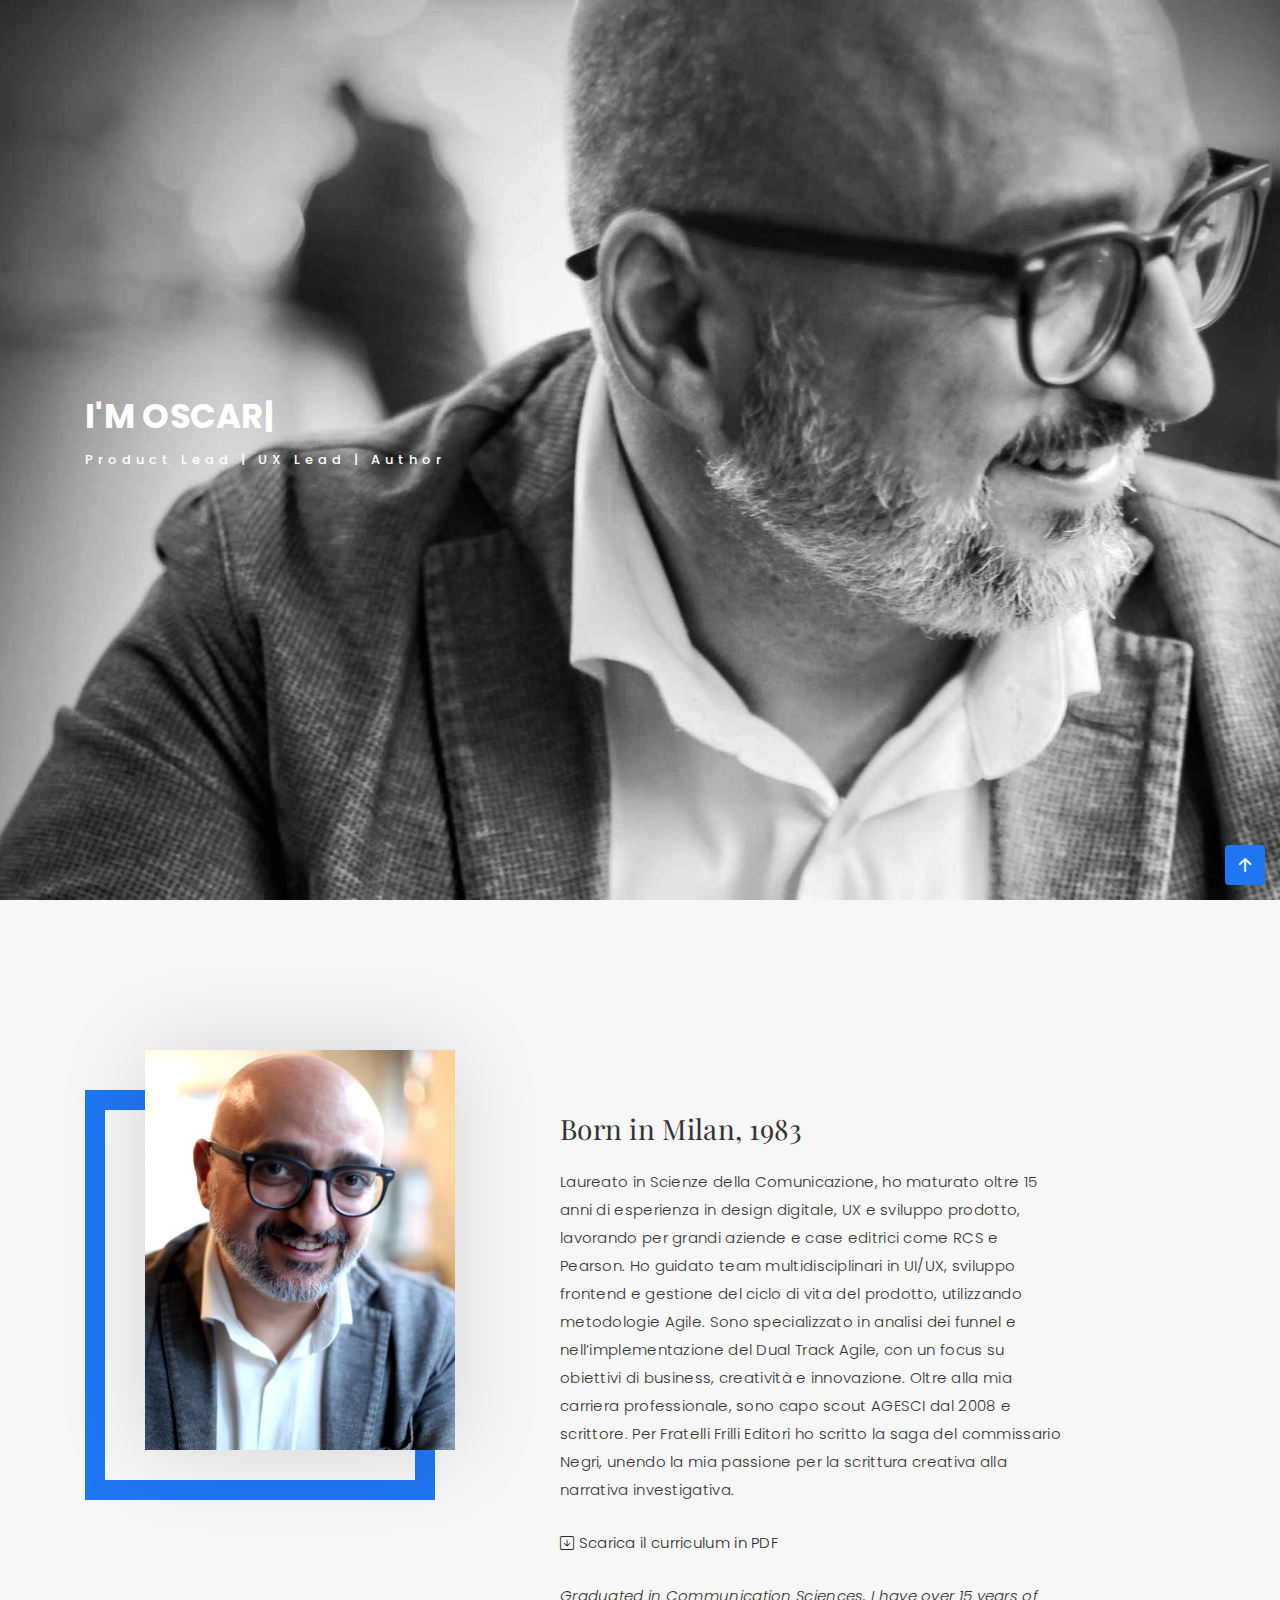
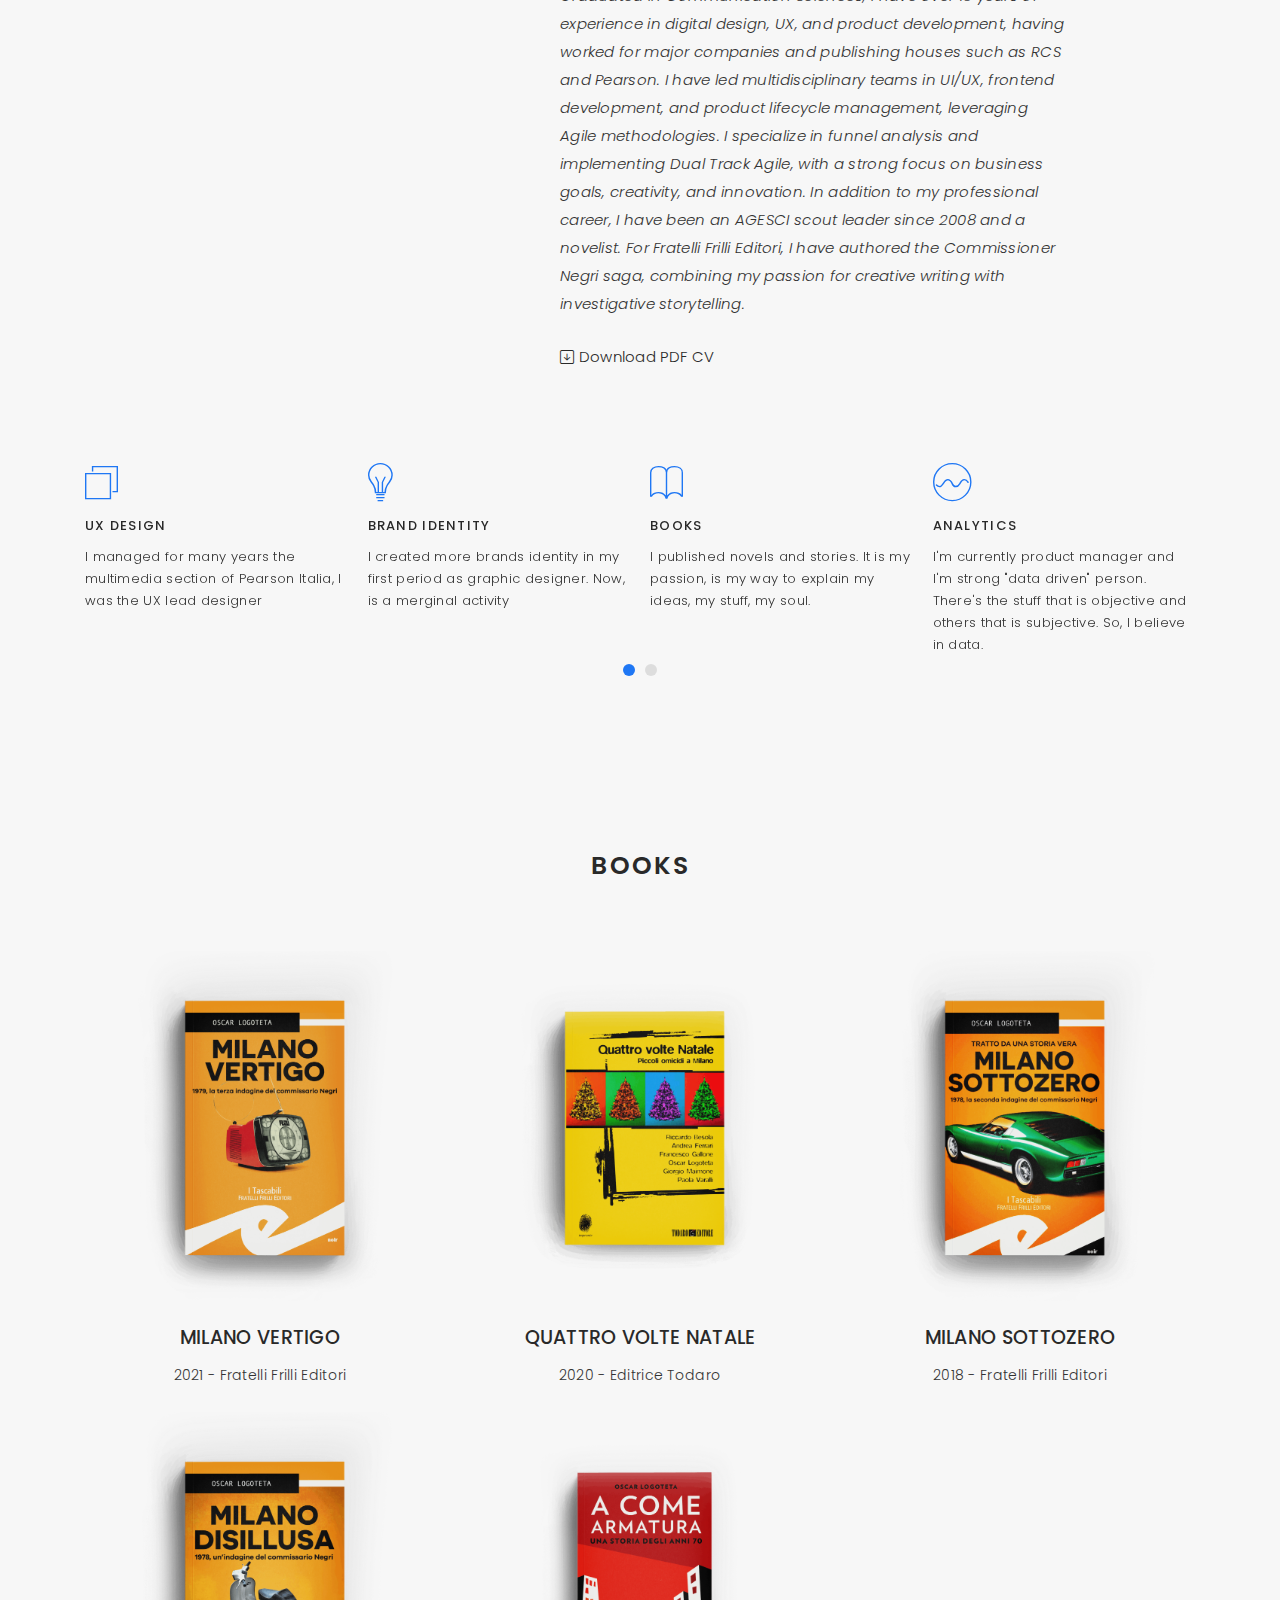
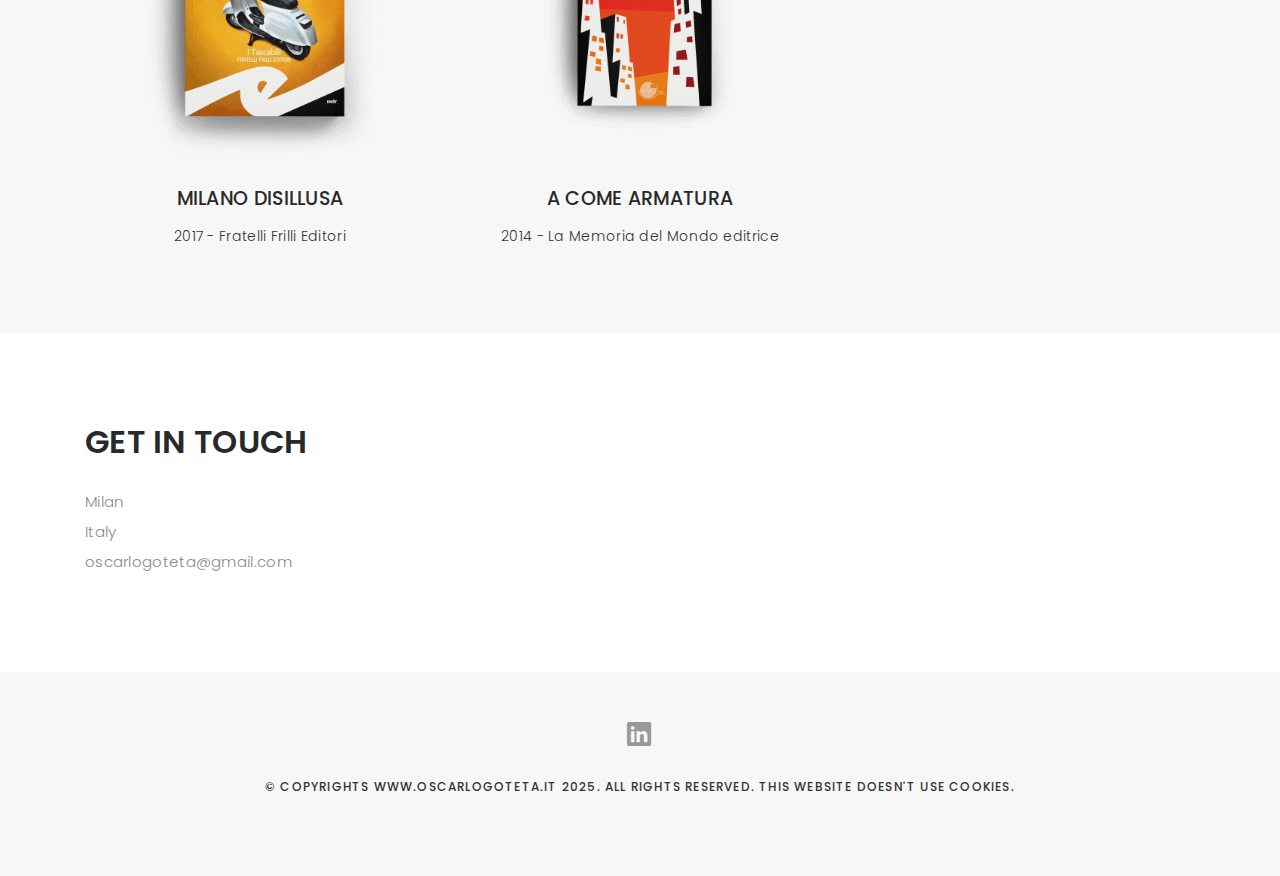
<file: index.html>
<!DOCTYPE html>
<html lang="en">

<head>
  <!-- meta -->
  <meta charset="utf-8">
  <meta content="width=device-width, initial-scale=1.0" name="viewport">

  <title>Oscar Logoteta - Product lead | UX lead | Author</title>
  <meta content="Product manager, product owner, product management, author, books, commissario negri, a come armatura" name="keywords">
  <meta content="Project management: understanding clients' needs, Moscow analysis for the requirements, from kick-off to the delivery, managing developers using Jira boards (Scrum and Kanban). UI/UX and Service Design: for web and mobile applications focused on user needs with a strong experience in graphic design and user interface." name="description">

  <!-- Google Fonts -->
  <link href="https://fonts.googleapis.com/css?family=Poppins:300,300i,400,400i,500,500i,600,600i,700,700i|Playfair+Display:400,400i,700,700i,900,900i" rel="stylesheet">

  <!-- Bootstrap CSS File -->
  <link href="lib/bootstrap/css/bootstrap.min.css" rel="stylesheet">

  <!-- Libraries CSS Files -->
  <link href="lib/ionicons/css/ionicons.min.css" rel="stylesheet">
  <link href="lib/owlcarousel/assets/owl.carousel.min.css" rel="stylesheet">
  <link href="lib/magnific-popup/magnific-popup.css" rel="stylesheet">
  <link href="lib/hover/hover.min.css" rel="stylesheet">
  <link href="lib/bootstrap-icons/bootstrap-icons.css" rel="stylesheet">
  
  <!-- Main Stylesheet File -->
  <link href="css/style.css" rel="stylesheet">

  <!-- Responsive css -->
  <link href="css/responsive.css" rel="stylesheet">

  <!-- Favicon -->
  <link rel="shortcut icon" href="images/favicon.png">

</head>

<body>

  <!-- start section navbar -->
  <nav id="main-nav">
    <div class="row">
      <div class="container">

        <div class="logo">
          <a href="index.html"><img src="images/logo.png" alt="Oscar Logoteta homepage"></a>
        </div>

        <div class="responsive"><i data-icon="m" class="ion-navicon-round"></i></div>

        <ul class="nav-menu list-unstyled">
          <li><a href="#header" class="smoothScroll">Home</a></li>
          <li><a href="#about" class="smoothScroll">About</a></li>
          <li><a href="#journal" class="smoothScroll">Books</a></li>
          <li><a href="#contact" class="smoothScroll">Contact</a></li>
        </ul>

      </div>
    </div>
  </nav>
  <!-- End section navbar -->


  <!-- start section header -->
  <div id="header" class="home">

    <div class="container">
      <div class="header-content">
        <h1>I'm <span class="typed"></span></h1>
        <p>Product lead | UX lead | Author</p>


      </div>
    </div>
  </div>
  <!-- End section header -->


  <!-- start section about us -->
  <div id="about" class="paddsection">
    <div class="container">
      <div class="row justify-content-between">

        <div class="col-lg-4 ">
          <div class="div-img-bg">
            <div class="about-img">
              <img src="images/me.jpg" class="img-responsive" alt="me">
            </div>
          </div>
        </div>

        <div class="col-lg-7">
          <div class="about-descr">

            <p class="p-heading">Born in Milan, 1983</p>
            
            <p class="separator">Laureato in Scienze della Comunicazione, ho maturato oltre 15 anni di esperienza in design digitale, UX e sviluppo prodotto, lavorando per grandi aziende e case editrici come RCS e Pearson. Ho guidato team multidisciplinari in UI/UX, sviluppo frontend e gestione del ciclo di vita del prodotto, utilizzando metodologie Agile. Sono specializzato in analisi dei funnel e nell’implementazione del Dual Track Agile, con un focus su obiettivi di business, creatività e innovazione.
Oltre alla mia carriera professionale, sono capo scout AGESCI dal 2008 e scrittore. Per Fratelli Frilli Editori ho scritto la saga del commissario Negri, unendo la mia passione per la scrittura creativa alla narrativa investigativa.</p>
            <p class="separator"><a target="_blank" href="media/cv_oscarlogoteta_2025.pdf"><i style="font-size: 14px;" class="bi bi-arrow-down-square"></i> Scarica il curriculum in PDF</a></p>
            
            <p class="separator"><i> Graduated in Communication Sciences, I have over 15 years of experience in digital design, UX, and product development, having worked for major companies and publishing houses such as RCS and Pearson. I have led multidisciplinary teams in UI/UX, frontend development, and product lifecycle management, leveraging Agile methodologies. I specialize in funnel analysis and implementing Dual Track Agile, with a strong focus on business goals, creativity, and innovation.
In addition to my professional career, I have been an AGESCI scout leader since 2008 and a novelist. For Fratelli Frilli Editori, I have authored the Commissioner Negri saga, combining my passion for creative writing with investigative storytelling. </i></p>
            <p class="separator"><a target="_blank" href="media/cv_oscarlogoteta_2025_en.pdf"><i style="font-size: 14px;" class="bi bi-arrow-down-square"></i> Download PDF CV</a></p>

          </div>

        </div>
      </div>
    </div>
  </div>
  <!-- end section about us -->


  <!-- start section services -->
  <div id="services">
    <div class="container">

        <div class="services-carousel owl-theme">

          <div class="services-block">

            <i class="ion-ios-browsers-outline"></i>
            <span>UX DESIGN</span>
            <p class="separator">I managed for many years the multimedia section of Pearson Italia, I was the UX lead designer</p>

          </div>

          <div class="services-block">

            <i class="ion-ios-lightbulb-outline"></i>
            <span>BRAND IDENTITY</span>
            <p class="separator">I created more brands identity in my first period as graphic designer. Now, is a merginal activity</p>

          </div>

          <div class="services-block">

            <i class="ion-ios-book-outline"></i>
            <span>BOOKS</span>
            <p class="separator">I published novels and stories. It is my passion, is my way to explain my ideas, my stuff, my soul.</p>

          </div>

          <div class="services-block">

            <i class="ion-ios-analytics-outline"></i>
            <span>Analytics</span>
            <p class="separator">I'm currently product manager and I'm strong "data driven" person. There's the stuff that is objective and others that is subjective. So, I believe in data.</p>

          </div>

          <div class="services-block">

            <i class="ion-ios-camera-outline"></i>
            <span>PHOTOGRAPHY</span>
            <p class="separator">I love my Canon 5D Mark II with 50mm 1.8. Nothing else.</p>

          </div>

        </div>

    </div>

  </div>
  <!-- end section services -->

  <!-- start section journal -->
  <div id="journal" class="text-left paddsection">

    <div class="container">
      <div class="section-title text-center">
        <h2>BOOKS</h2>
      </div>
    </div>

    <div class="container">
      <div class="journal-block">
        <div class="row">

          <div class="col-lg-4 col-md-6">
            <div class="journal-info">

              <a href="milanovertigo.html"><img src="images/milanovertigo.png" class="img-responsive" alt="Milano vertigo - libro"></a>

              <div class="journal-txt">

                <h4><a href="milanovertigo.html">MILANO VERTIGO</a></h4>
                <p class="separator">2021 - Fratelli Frilli Editori</p>

              </div>

            </div>
          </div>

          <div class="col-lg-4 col-md-6">
            <div class="journal-info">

              <a href="quattrovoltenatale.html"><img src="images/quattrovoltenatale.png" class="img-responsive" alt="Quattro volte Natale - libro"></a>

              <div class="journal-txt">

                <h4><a href="quattrovoltenatale.html">QUATTRO VOLTE NATALE</a></h4>
                <p class="separator">2020 - Editrice Todaro</p>

              </div>

            </div>
          </div>

          <div class="col-lg-4 col-md-6">
            <div class="journal-info">

              <a href="milanosottozero.html"><img src="images/milanosottozero.png" class="img-responsive" alt="Milano sottozero - libro"></a>

              <div class="journal-txt">

                <h4><a href="milanosottozero.html">MILANO SOTTOZERO</a></h4>
                <p class="separator">2018 - Fratelli Frilli Editori</p>

              </div>

            </div>
          </div>

          <div class="col-lg-4 col-md-6">
            <div class="journal-info">

              <a href="milanodisillusa.html"><img src="images/milanodisillusa.png" class="img-responsive" alt="Milano disillusa - libro"></a>

              <div class="journal-txt">

                <h4><a href="milanodisillusa.html">MILANO DISILLUSA</a></h4>
                <p class="separator">2017 - Fratelli Frilli Editori</p>

              </div>

            </div>
          </div>

          <div class="col-lg-4 col-md-6">
            <div class="journal-info">

              <a href="acomearmatura.html"><img src="images/acomearmatura.png" class="img-responsive" alt="A come armatura - libro"></a>

              <div class="journal-txt">

                <h4><a href="acomearmatura.html">A COME ARMATURA</a></h4>
                <p class="separator">2014 - La Memoria del Mondo editrice</p>

              </div>

            </div>
          </div>




        </div>
      </div>
    </div>

  </div>
  <!-- End section journal -->


  <!-- start sectoion contact -->
  <div id="contact" class="paddsection">
    <div class="container">
        <div class="contact-block1">
          <div class="row">
            <div class="col-lg-6">
              <div class="contact-contact">
                <h2 class="mb-30">GET IN TOUCH</h2>
                <ul class="contact-details">
                  <li><span>Milan</span></li>
                  <li><span>Italy</span></li>
                  <li><span><script type="text/javascript">document.write('\u006f\u0073\u0063\u0061\u0072\u006c\u006f\u0067\u006f\u0074\u0065\u0074\u0061\u0040\u0067\u006d\u0061\u0069\u006c\u002e\u0063\u006f\u006d')</script></span></li>
                </ul>
              </div>
            </div>

            <div class="col-lg-6">

            </div>
          </div>
        </div>
      </div>
    </div>




<!-- start section footer -->
<div id="footer" class="text-center">
  <div class="container">
    <div class="socials-media text-center">

      <ul class="list-unstyled">
        <li><a href="http://www.linkedin.com/in/oscarlogoteta"><i class="bi bi-linkedin"></i></a></li>
      </ul>

    </div>

  <p>&copy; Copyrights www.oscarlogoteta.it 2025. All rights reserved. This website doesn't use cookies.</p>

  </div>
</div>
<!-- End section footer -->
<a href="#" class="back-to-top d-flex align-items-center justify-content-center active"><i class="bi bi-arrow-up-short"></i></a>

  <!-- JavaScript Libraries ================================= -->
  <script src="lib/jquery/jquery.min.js"></script>
  <script src="lib/jquery/jquery-migrate.min.js"></script>
  <script src="lib/bootstrap/js/bootstrap.bundle.min.js"></script>
  <script src="lib/typed/typed.js"></script>
  <script src="lib/owlcarousel/owl.carousel.min.js"></script>
  <script src="lib/magnific-popup/magnific-popup.min.js"></script>
  <script src="lib/isotope/isotope.pkgd.min.js"></script>

  <!-- Template Main Javascript File ================================= -->
  <script src="js/main.js"></script>

</body>

</html>
</file>
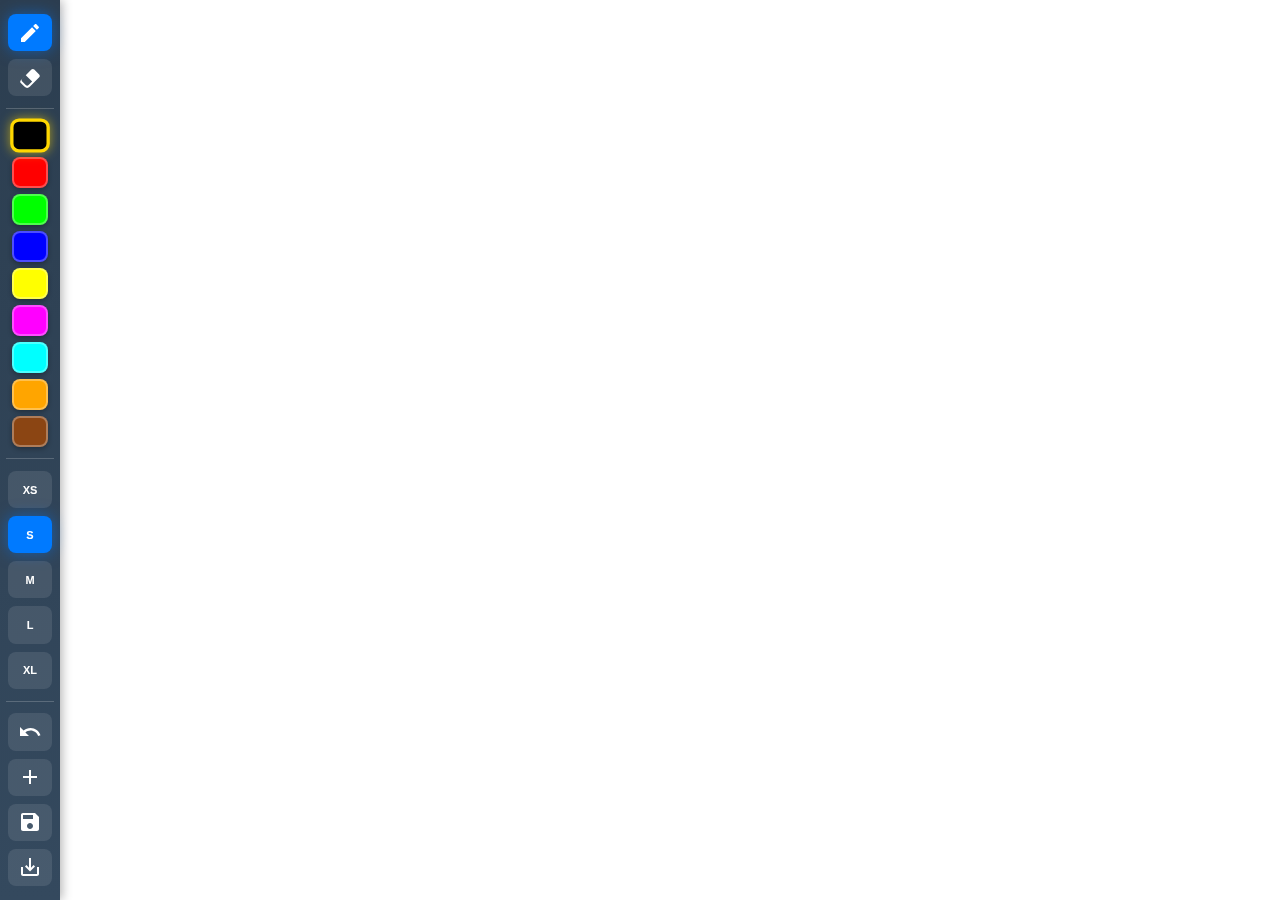
<file: anita.html>
<!DOCTYPE html>
<html lang="it">
<head>
    <meta charset="UTF-8">
    <meta name="viewport" content="width=device-width, initial-scale=1.0, maximum-scale=1.0, user-scalable=no">
    <meta name="apple-mobile-web-app-capable" content="yes">
    <meta name="apple-mobile-web-app-status-bar-style" content="black-translucent">
    <title>AnitaDraw</title>
    <style>
        * {
            margin: 0;
            padding: 0;
            box-sizing: border-box;
            -webkit-tap-highlight-color: transparent;
        }
        
        body {
            overflow: hidden;
            font-family: -apple-system, BlinkMacSystemFont, 'Segoe UI', Arial, sans-serif;
            background: #f5f5f7;
            touch-action: none;
            -webkit-touch-callout: none;
            -webkit-user-select: none;
            user-select: none;
        }
        
        #canvas {
            display: block;
            background: white;
            touch-action: none;
        }
        
        #sidebar {
            position: fixed;
            top: 0;
            left: 0;
            bottom: 0;
            width: 60px;
            background: linear-gradient(180deg, #2c3e50 0%, #34495e 100%);
            box-shadow: 2px 0 10px rgba(0,0,0,0.3);
            z-index: 1000;
            display: flex;
            flex-direction: column;
            align-items: center;
            padding: 10px 0;
        }
        
        .tool-btn {
            width: 44px;
            height: 44px;
            margin: 4px 0;
            border: none;
            background: rgba(255,255,255,0.1);
            border-radius: 8px;
            cursor: pointer;
            display: flex;
            align-items: center;
            justify-content: center;
            transition: all 0.2s ease;
            position: relative;
        }
        
        .tool-btn:active {
            transform: scale(0.95);
            background: rgba(255,255,255,0.2);
        }
        
        .tool-btn.active {
            background: #007AFF;
            box-shadow: 0 0 15px rgba(0,122,255,0.5);
        }
        
        .tool-btn svg {
            width: 24px;
            height: 24px;
            fill: white;
        }
        
        .color-btn {
            width: 36px;
            height: 36px;
            margin: 3px 0;
            border: 2px solid rgba(255,255,255,0.3);
            border-radius: 8px;
            cursor: pointer;
            transition: all 0.2s ease;
            box-shadow: 0 2px 5px rgba(0,0,0,0.3);
        }
        
        .color-btn:active {
            transform: scale(0.9);
        }
        
        .color-btn.active {
            border: 3px solid #FFD700;
            transform: scale(1.1);
            box-shadow: 0 0 10px rgba(255,215,0,0.6);
        }
        
        .size-btn {
            width: 44px;
            height: 44px;
            font-size: 11px;
            font-weight: bold;
            color: white;
        }
        
        .divider {
            width: 80%;
            height: 1px;
            background: rgba(255,255,255,0.2);
            margin: 8px 0;
        }
        
        #modal {
            display: none;
            position: fixed;
            top: 0;
            left: 0;
            right: 0;
            bottom: 0;
            background: rgba(0,0,0,0.8);
            z-index: 2000;
        }
        
        #modal.show {
            display: block;
        }
        
        .modal-content {
            background: white;
            margin: 50px auto;
            padding: 20px;
            width: 90%;
            max-width: 500px;
            border-radius: 10px;
            max-height: 80%;
            overflow-y: auto;
            -webkit-overflow-scrolling: touch;
        }
        
        .modal-header {
            font-size: 18px;
            font-weight: bold;
            margin-bottom: 15px;
            padding-bottom: 10px;
            border-bottom: 2px solid #007AFF;
        }
        
        .close-btn {
            float: right;
            font-size: 28px;
            font-weight: bold;
            cursor: pointer;
            border: none;
            background: none;
            color: #666;
        }
        
        .saved-item {
            border: 2px solid #ddd;
            padding: 10px;
            margin: 10px 0;
            background: #f9f9f9;
            border-radius: 8px;
        }
        
        .saved-preview {
            width: 100%;
            max-height: 150px;
            background: white;
            margin-bottom: 10px;
        }
        
        .saved-info {
            font-size: 12px;
            color: #666;
            margin-bottom: 8px;
        }
        
        .btn {
            padding: 8px 12px;
            border: none;
            background: #007AFF;
            color: white;
            border-radius: 6px;
            font-size: 14px;
            cursor: pointer;
            margin: 2px;
        }
        
        .btn:active {
            background: #0051D5;
        }
        
        #saveNameInput {
            width: 100%;
            padding: 10px;
            margin: 10px 0;
            border: 2px solid #007AFF;
            border-radius: 6px;
            font-size: 14px;
        }
    </style>
</head>
<body>
    <div id="sidebar">
        <!-- Tool: Pen -->
        <button class="tool-btn active" id="penBtn" title="Penna">
            <svg viewBox="0 0 24 24"><path d="M3 17.25V21h3.75L17.81 9.94l-3.75-3.75L3 17.25zM20.71 7.04c.39-.39.39-1.02 0-1.41l-2.34-2.34c-.39-.39-1.02-.39-1.41 0l-1.83 1.83 3.75 3.75 1.83-1.83z"/></svg>
        </button>
        
        <!-- Tool: Eraser -->
        <button class="tool-btn" id="eraserBtn" title="Gomma">
            <svg viewBox="0 0 24 24"><path d="M16.24 3.56l4.95 4.94c.78.79.78 2.05 0 2.84L12 20.53a4.008 4.008 0 0 1-5.66 0L2.81 17c-.78-.79-.78-2.05 0-2.84l10.6-10.6c.79-.78 2.05-.78 2.83 0M4.22 15.58l3.54 3.53c.78.79 2.04.79 2.83 0l3.53-3.53-6.36-6.36-3.54 3.53c-.78.79-.78 2.05 0 2.83z"/></svg>
        </button>
        
        <div class="divider"></div>
        
        <!-- Colors -->
        <button class="color-btn active" style="background:#000000" data-color="#000000" title="Nero"></button>
        <button class="color-btn" style="background:#FF0000" data-color="#FF0000" title="Rosso"></button>
        <button class="color-btn" style="background:#00FF00" data-color="#00FF00" title="Verde"></button>
        <button class="color-btn" style="background:#0000FF" data-color="#0000FF" title="Blu"></button>
        <button class="color-btn" style="background:#FFFF00" data-color="#FFFF00" title="Giallo"></button>
        <button class="color-btn" style="background:#FF00FF" data-color="#FF00FF" title="Magenta"></button>
        <button class="color-btn" style="background:#00FFFF" data-color="#00FFFF" title="Ciano"></button>
        <button class="color-btn" style="background:#FFA500" data-color="#FFA500" title="Arancione"></button>
        <button class="color-btn" style="background:#8B4513" data-color="#8B4513" title="Marrone"></button>
        
        <div class="divider"></div>
        
        <!-- Brush Sizes -->
        <button class="tool-btn size-btn" data-size="2" title="XS">XS</button>
        <button class="tool-btn size-btn active" data-size="4" title="S">S</button>
        <button class="tool-btn size-btn" data-size="8" title="M">M</button>
        <button class="tool-btn size-btn" data-size="15" title="L">L</button>
        <button class="tool-btn size-btn" data-size="25" title="XL">XL</button>
        
        <div class="divider"></div>
        
        <!-- Actions -->
        <button class="tool-btn" id="undoBtn" title="Annulla">
            <svg viewBox="0 0 24 24"><path d="M12.5 8c-2.65 0-5.05.99-6.9 2.6L2 7v9h9l-3.62-3.62c1.39-1.16 3.16-1.88 5.12-1.88 3.54 0 6.55 2.31 7.6 5.5l2.37-.78C21.08 11.03 17.15 8 12.5 8z"/></svg>
        </button>
        
        <button class="tool-btn" id="newBtn" title="Nuovo">
            <svg viewBox="0 0 24 24"><path d="M19 13h-6v6h-2v-6H5v-2h6V5h2v6h6v2z"/></svg>
        </button>
        
        <button class="tool-btn" id="saveBtn" title="Salva">
            <svg viewBox="0 0 24 24"><path d="M17 3H5c-1.11 0-2 .9-2 2v14c0 1.1.89 2 2 2h14c1.1 0 2-.9 2-2V7l-4-4zm-5 16c-1.66 0-3-1.34-3-3s1.34-3 3-3 3 1.34 3 3-1.34 3-3 3zm3-10H5V5h10v4z"/></svg>
        </button>
        
        <button class="tool-btn" id="loadBtn" title="Carica">
            <svg viewBox="0 0 24 24"><path d="M19 12v7H5v-7H3v7c0 1.1.9 2 2 2h14c1.1 0 2-.9 2-2v-7h-2zm-6 .67l2.59-2.58L17 11.5l-5 5-5-5 1.41-1.41L11 12.67V3h2z"/></svg>
        </button>
    </div>
    
    <canvas id="canvas"></canvas>
    
    <div id="modal">
        <div class="modal-content">
            <div class="modal-header">
                <button class="close-btn" id="closeModal">&times;</button>
                <span id="modalTitle">Modal</span>
            </div>
            <div id="modalBody"></div>
        </div>
    </div>

    <script>
        var canvas = document.getElementById('canvas');
        var ctx = canvas.getContext('2d');
        var isDrawing = false;
        var currentTool = 'pen';
        var currentColor = '#000000';
        var brushSize = 4;
        var points = [];
        var undoStack = [];
        var maxUndoSteps = 15;
        var modal = document.getElementById('modal');
        
        // Setup canvas
        function resizeCanvas() {
            var sidebar = document.getElementById('sidebar');
            var sidebarWidth = sidebar.offsetWidth;
            canvas.width = window.innerWidth - sidebarWidth;
            canvas.height = window.innerHeight;
            canvas.style.marginLeft = sidebarWidth + 'px';
            
            ctx.lineCap = 'round';
            ctx.lineJoin = 'round';
            
            if (undoStack.length > 0) {
                restoreFromDataURL(undoStack[undoStack.length - 1]);
            }
        }
        
        resizeCanvas();
        
        var resizeTimer;
        window.addEventListener('resize', function() {
            clearTimeout(resizeTimer);
            resizeTimer = setTimeout(resizeCanvas, 100);
        });
        
        // Save state for undo
        function saveState() {
            undoStack.push(canvas.toDataURL());
            if (undoStack.length > maxUndoSteps) {
                undoStack.shift();
            }
        }
        
        function restoreFromDataURL(dataURL) {
            var img = new Image();
            img.onload = function() {
                ctx.clearRect(0, 0, canvas.width, canvas.height);
                ctx.drawImage(img, 0, 0);
            };
            img.src = dataURL;
        }
        
        // Get coordinates
        function getCoords(e) {
            var rect = canvas.getBoundingClientRect();
            var clientX, clientY;
            
            if (e.touches && e.touches.length > 0) {
                clientX = e.touches[0].clientX;
                clientY = e.touches[0].clientY;
            } else {
                clientX = e.clientX;
                clientY = e.clientY;
            }
            
            return {
                x: clientX - rect.left,
                y: clientY - rect.top
            };
        }
        
        // Smooth drawing with quadratic curves
        function drawSmooth() {
            if (points.length < 2) return;
            
            if (currentTool === 'pen') {
                ctx.strokeStyle = currentColor;
                ctx.lineWidth = brushSize;
                ctx.globalCompositeOperation = 'source-over';
            } else if (currentTool === 'eraser') {
                ctx.strokeStyle = 'white';
                ctx.lineWidth = brushSize * 3;
                ctx.globalCompositeOperation = 'destination-out';
            }
            
            ctx.beginPath();
            ctx.moveTo(points[0].x, points[0].y);
            
            for (var i = 1; i < points.length - 1; i++) {
                var xc = (points[i].x + points[i + 1].x) / 2;
                var yc = (points[i].y + points[i + 1].y) / 2;
                ctx.quadraticCurveTo(points[i].x, points[i].y, xc, yc);
            }
            
            if (points.length > 1) {
                var last = points[points.length - 1];
                var prev = points[points.length - 2];
                ctx.quadraticCurveTo(prev.x, prev.y, last.x, last.y);
            }
            
            ctx.stroke();
        }
        
        // Drawing functions
        function startDrawing(e) {
            e.preventDefault();
            isDrawing = true;
            points = [];
            var coords = getCoords(e);
            points.push(coords);
            saveState();
        }
        
        function draw(e) {
            if (!isDrawing) return;
            e.preventDefault();
            
            var coords = getCoords(e);
            points.push(coords);
            
            drawSmooth();
        }
        
        function stopDrawing(e) {
            if (isDrawing) {
                e.preventDefault();
                isDrawing = false;
                points = [];
            }
        }
        
        // Events
        canvas.addEventListener('touchstart', startDrawing, false);
        canvas.addEventListener('touchmove', draw, false);
        canvas.addEventListener('touchend', stopDrawing, false);
        canvas.addEventListener('touchcancel', stopDrawing, false);
        
        canvas.addEventListener('mousedown', startDrawing, false);
        canvas.addEventListener('mousemove', draw, false);
        canvas.addEventListener('mouseup', stopDrawing, false);
        canvas.addEventListener('mouseleave', stopDrawing, false);
        
        // Tool buttons
        document.getElementById('penBtn').addEventListener('click', function() {
            currentTool = 'pen';
            this.className = 'tool-btn active';
            document.getElementById('eraserBtn').className = 'tool-btn';
        });
        
        document.getElementById('eraserBtn').addEventListener('click', function() {
            currentTool = 'eraser';
            this.className = 'tool-btn active';
            document.getElementById('penBtn').className = 'tool-btn';
        });
        
        // Color buttons
        var colorBtns = document.querySelectorAll('.color-btn');
        for (var i = 0; i < colorBtns.length; i++) {
            colorBtns[i].addEventListener('click', function() {
                currentColor = this.getAttribute('data-color');
                currentTool = 'pen';
                document.getElementById('penBtn').className = 'tool-btn active';
                document.getElementById('eraserBtn').className = 'tool-btn';
                
                var allColorBtns = document.querySelectorAll('.color-btn');
                for (var j = 0; j < allColorBtns.length; j++) {
                    allColorBtns[j].className = 'color-btn';
                }
                this.className = 'color-btn active';
            });
        }
        
        // Size buttons
        var sizeBtns = document.querySelectorAll('.size-btn');
        for (var i = 0; i < sizeBtns.length; i++) {
            sizeBtns[i].addEventListener('click', function() {
                brushSize = parseInt(this.getAttribute('data-size'));
                
                var allSizeBtns = document.querySelectorAll('.size-btn');
                for (var j = 0; j < allSizeBtns.length; j++) {
                    allSizeBtns[j].className = 'tool-btn size-btn';
                }
                this.className = 'tool-btn size-btn active';
            });
        }
        
        // New button
        document.getElementById('newBtn').addEventListener('click', function() {
            if (confirm('Vuoi creare un nuovo disegno? Non salvato = perso!')) {
                undoStack = [];
                ctx.clearRect(0, 0, canvas.width, canvas.height);
            }
        });
        
        // Undo button
        document.getElementById('undoBtn').addEventListener('click', function() {
            if (undoStack.length > 1) {
                undoStack.pop();
                restoreFromDataURL(undoStack[undoStack.length - 1]);
            } else if (undoStack.length === 1) {
                undoStack.pop();
                ctx.clearRect(0, 0, canvas.width, canvas.height);
            }
        });
        
        // Modal functions
        function openModal() {
            modal.className = 'show';
        }
        
        function closeModal() {
            modal.className = '';
        }
        
        document.getElementById('closeModal').addEventListener('click', closeModal);
        
        modal.addEventListener('click', function(e) {
            if (e.target === modal) {
                closeModal();
            }
        });
        
        // localStorage functions
        function getAllDrawings() {
            try {
                var drawings = window.localStorage.getItem('drawings');
                return drawings ? JSON.parse(drawings) : [];
            } catch (e) {
                return [];
            }
        }
        
        function saveAllDrawings(drawings) {
            try {
                window.localStorage.setItem('drawings', JSON.stringify(drawings));
            } catch (e) {
                alert('Errore nel salvataggio');
            }
        }
        
        // Save button
        document.getElementById('saveBtn').addEventListener('click', function() {
            var modalBody = document.getElementById('modalBody');
            document.getElementById('modalTitle').textContent = 'Salva Disegno';
            
            modalBody.innerHTML = '<input type="text" id="saveNameInput" placeholder="Nome del disegno"><br><br>' +
                '<button class="btn" id="confirmSave">Salva</button>';
            
            openModal();
            
            document.getElementById('confirmSave').addEventListener('click', function() {
                var name = document.getElementById('saveNameInput').value;
                if (!name || name === '') {
                    var now = new Date();
                    name = 'Disegno ' + now.getDate() + '/' + (now.getMonth()+1) + ' ' + now.getHours() + ':' + now.getMinutes();
                }
                
                var dataURL = canvas.toDataURL('image/png');
                var drawings = getAllDrawings();
                
                drawings.push({
                    id: new Date().getTime(),
                    name: name,
                    data: dataURL,
                    date: new Date().toISOString()
                });
                
                saveAllDrawings(drawings);
                alert('Disegno salvato!');
                closeModal();
            });
        });
        
        // Load button
        document.getElementById('loadBtn').addEventListener('click', function() {
            var drawings = getAllDrawings();
            var modalBody = document.getElementById('modalBody');
            document.getElementById('modalTitle').textContent = 'I Miei Disegni';
            
            if (drawings.length === 0) {
                modalBody.innerHTML = '<p style="padding:20px;text-align:center">Nessun disegno salvato</p>';
            } else {
                var html = '';
                for (var i = drawings.length - 1; i >= 0; i--) {
                    var drawing = drawings[i];
                    var date = new Date(drawing.date);
                    var dateStr = date.getDate() + '/' + (date.getMonth()+1) + '/' + date.getFullYear() + ' ' + 
                                  date.getHours() + ':' + (date.getMinutes() < 10 ? '0' : '') + date.getMinutes();
                    
                    html += '<div class="saved-item">' +
                        '<img src="' + drawing.data + '" class="saved-preview">' +
                        '<div class="saved-info"><strong>' + drawing.name + '</strong><br>' + dateStr + '</div>' +
                        '<button class="btn" onclick="loadDrawing(' + drawing.id + ')">Carica</button> ' +
                        '<button class="btn" onclick="downloadDrawing(' + drawing.id + ')">Scarica</button> ' +
                        '<button class="btn" onclick="deleteDrawing(' + drawing.id + ')">Elimina</button>' +
                        '</div>';
                }
                modalBody.innerHTML = html;
            }
            
            openModal();
        });
        
        // Global functions for onclick
        function loadDrawing(id) {
            var drawings = getAllDrawings();
            for (var i = 0; i < drawings.length; i++) {
                if (drawings[i].id === id) {
                    restoreFromDataURL(drawings[i].data);
                    saveState();
                    closeModal();
                    return;
                }
            }
        }
        
        function downloadDrawing(id) {
            var drawings = getAllDrawings();
            for (var i = 0; i < drawings.length; i++) {
                if (drawings[i].id === id) {
                    var link = document.createElement('a');
                    link.download = drawings[i].name + '.png';
                    link.href = drawings[i].data;
                    document.body.appendChild(link);
                    link.click();
                    document.body.removeChild(link);
                    return;
                }
            }
        }
        
        function deleteDrawing(id) {
            if (confirm('Vuoi eliminare questo disegno?')) {
                var drawings = getAllDrawings();
                var newDrawings = [];
                for (var i = 0; i < drawings.length; i++) {
                    if (drawings[i].id !== id) {
                        newDrawings.push(drawings[i]);
                    }
                }
                saveAllDrawings(newDrawings);
                document.getElementById('loadBtn').click();
            }
        }
        
        // Prevent scrolling
        document.body.addEventListener('touchmove', function(e) {
            e.preventDefault();
        }, false);
    </script>
</body>
</html>
</file>
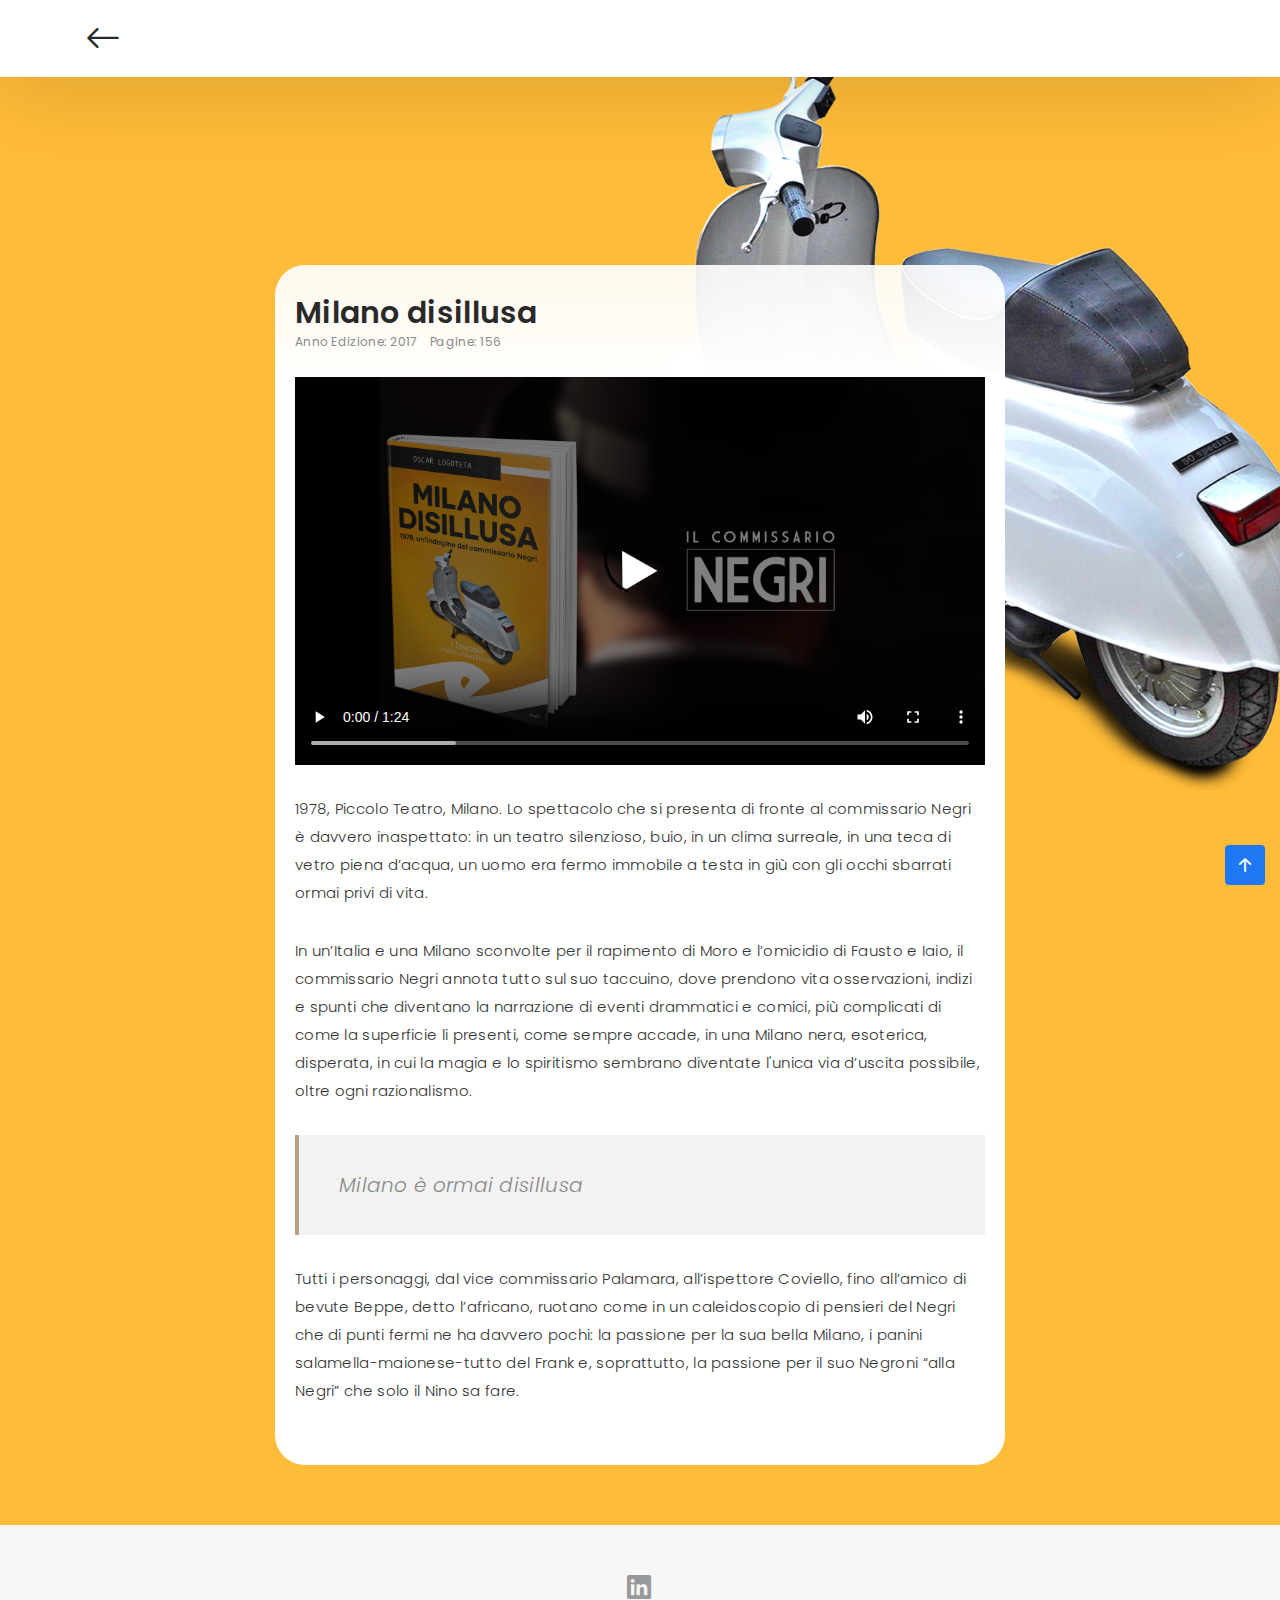
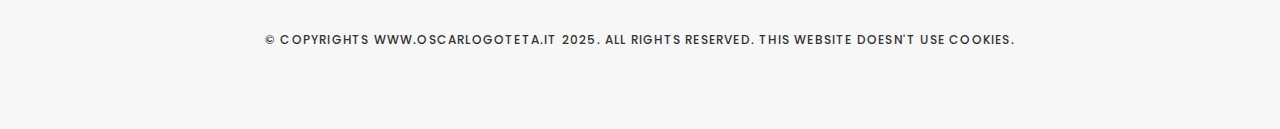
<file: milanodisillusa.html>
<!DOCTYPE html>
<html lang="en">

<head>
  <!-- meta -->
  <meta charset="utf-8">
  <meta content="width=device-width, initial-scale=1.0" name="viewport">

  <title>Milano disillusa</title>
  <meta content="" name="keywords">
  <meta content="" name="description">

  <!-- Google Fonts -->
  <link href="https://fonts.googleapis.com/css?family=Poppins:300,300i,400,400i,500,500i,600,600i,700,700i|Playfair+Display:400,400i,700,700i,900,900i" rel="stylesheet">

  <!-- Bootstrap CSS File -->
  <link href="lib/bootstrap/css/bootstrap.min.css" rel="stylesheet">

  <!-- Libraries CSS Files -->
  <link href="lib/ionicons/css/ionicons.min.css" rel="stylesheet">
  <link href="lib/owlcarousel/assets/owl.carousel.min.css" rel="stylesheet">
  <link href="lib/magnific-popup/magnific-popup.css" rel="stylesheet">
  <link href="lib/hover/hover.min.css" rel="stylesheet">
  <link href="lib/bootstrap-icons/bootstrap-icons.css" rel="stylesheet">
  <link href="lib/bootstrap-icons/bootstrap-icons.css" rel="stylesheet">


  <!-- Blog Stylesheet File -->
  <link href="css/blog.css" rel="stylesheet">

  <!-- Main Stylesheet File -->
  <link href="css/style.css" rel="stylesheet">

  <!-- Responsive css -->
  <link href="css/responsive.css" rel="stylesheet">

  <!-- Favicon -->
  <link rel="shortcut icon" href="images/favicon.png">

  <!-- =======================================================
    Theme Name: Folio
    Theme URL: https://bootstrapmade.com/folio-bootstrap-portfolio-template/
    Author: BootstrapMade.com
    Author URL: https://bootstrapmade.com
  ======================================================= -->
</head>

<body>

  <!-- start section navbar -->
  <nav id="main-nav-subpage" class="subpage-nav">
    <div class="row">
      <div class="container">

        <div class="logo">
          <a href="index.html#journal"><i style="font-size: 36px;" class="bi bi-arrow-left"></i></a>
        </div>

        <div class="responsive"><i data-icon="m" class="ion-navicon-round"></i></div>


      </div>
    </div>
  </nav>
  <!-- End section navbar -->
  <!-- start section main content -->
  <div class="main-content paddbook" style="background-color: #FFBC38;">
    <div class="container">
      <div class="row justify-content-center">
        <div class="col-md-8 col-md-offset-2">
          <div class="row">
            <div class="container-main single-main">
              <div class="col-md-12">
                <div class="block-main mb-30">
                  <img src="images/vespa.png" class="img-libro-mildis" alt="Milano disillusa">
                  <div class="content-main single-post padDiv">
                    <div class="journal-txt">
                      <h4>Milano disillusa</h4>
                    </div>
                    <div class="post-meta">
                      <ul class="list-unstyled mb-0">
                        <li class="author">Anno edizione: 2017</li>
                        <li class="date">Pagine: 156</li>
                      </ul>
                    </div>

                    <p class="mb-30">
                    <video class="videopp" controls poster="media/posterMilDis.jpg">
                      <source src="media/booktrailerMilanoDisillusa.mp4" type="video/mp4">
                    </video>
                    </p>


                    <p class="mb-30">1978, Piccolo Teatro, Milano.
                    Lo spettacolo che si presenta di fronte al commissario Negri è davvero inaspettato: in un teatro silenzioso, buio, in un clima surreale, in una teca di vetro piena d’acqua, un uomo era fermo immobile a testa in giù con gli occhi sbarrati ormai privi di vita.
                    </p>
                    
                    <p class="mb-30">In un’Italia e una Milano sconvolte per il rapimento di Moro e l’omicidio di Fausto e Iaio, il commissario Negri annota tutto sul suo taccuino, dove prendono vita osservazioni, indizi e spunti che diventano la narrazione di eventi drammatici e comici, più complicati di come la superficie li presenti, come sempre accade, in una Milano nera, esoterica, disperata, in cui la magia e lo spiritismo sembrano diventate l'unica via d’uscita possibile, oltre ogni razionalismo.</p>
                    <blockquote>Milano è ormai disillusa</blockquote>

                    <p class="mb-30">Tutti i personaggi, dal vice commissario Palamara, all’ispettore Coviello, fino all’amico di bevute Beppe, detto l’africano, ruotano come in un caleidoscopio di pensieri del Negri che di punti fermi ne ha davvero pochi: la passione per la sua bella Milano, i panini salamella-maionese-tutto del Frank e, soprattutto, la passione per il suo Negroni “alla Negri” che solo il Nino sa fare.</p>



    
                  </div>
                </div>
              </div>
             

            </div>
          </div>
        </div>
      </div>
    </div>
  </div>
  <!--  </div> -->
  <!-- start section main content -->

<!-- start section footer -->
<div id="footer" class="text-center">
  <div class="container">
    <div class="socials-media text-center">

      <ul class="list-unstyled">
        <li><a href="http://www.linkedin.com/in/oscarlogoteta"><i class="bi bi-linkedin"></i></a></li>
      </ul>

    </div>

  <p>&copy; Copyrights www.oscarlogoteta.it 2025. All rights reserved. This website doesn't use cookies.</p>

  </div>
</div>
<!-- End section footer -->
<a href="#" class="back-to-top d-flex align-items-center justify-content-center active"><i class="bi bi-arrow-up-short"></i></a>

  <!-- JavaScript Libraries -->
  <script src="lib/jquery/jquery.min.js"></script>
  <script src="lib/jquery/jquery-migrate.min.js"></script>
  <script src="lib/bootstrap/js/bootstrap.bundle.min.js"></script>
  <script src="lib/typed/typed.js"></script>
  <script src="lib/owlcarousel/owl.carousel.min.js"></script>
  <script src="lib/magnific-popup/magnific-popup.min.js"></script>
  <script src="lib/isotope/isotope.pkgd.min.js"></script>

  <!-- Template Main Javascript File -->
  <script src="js/main.js"></script>

</body>

</html>
</file>
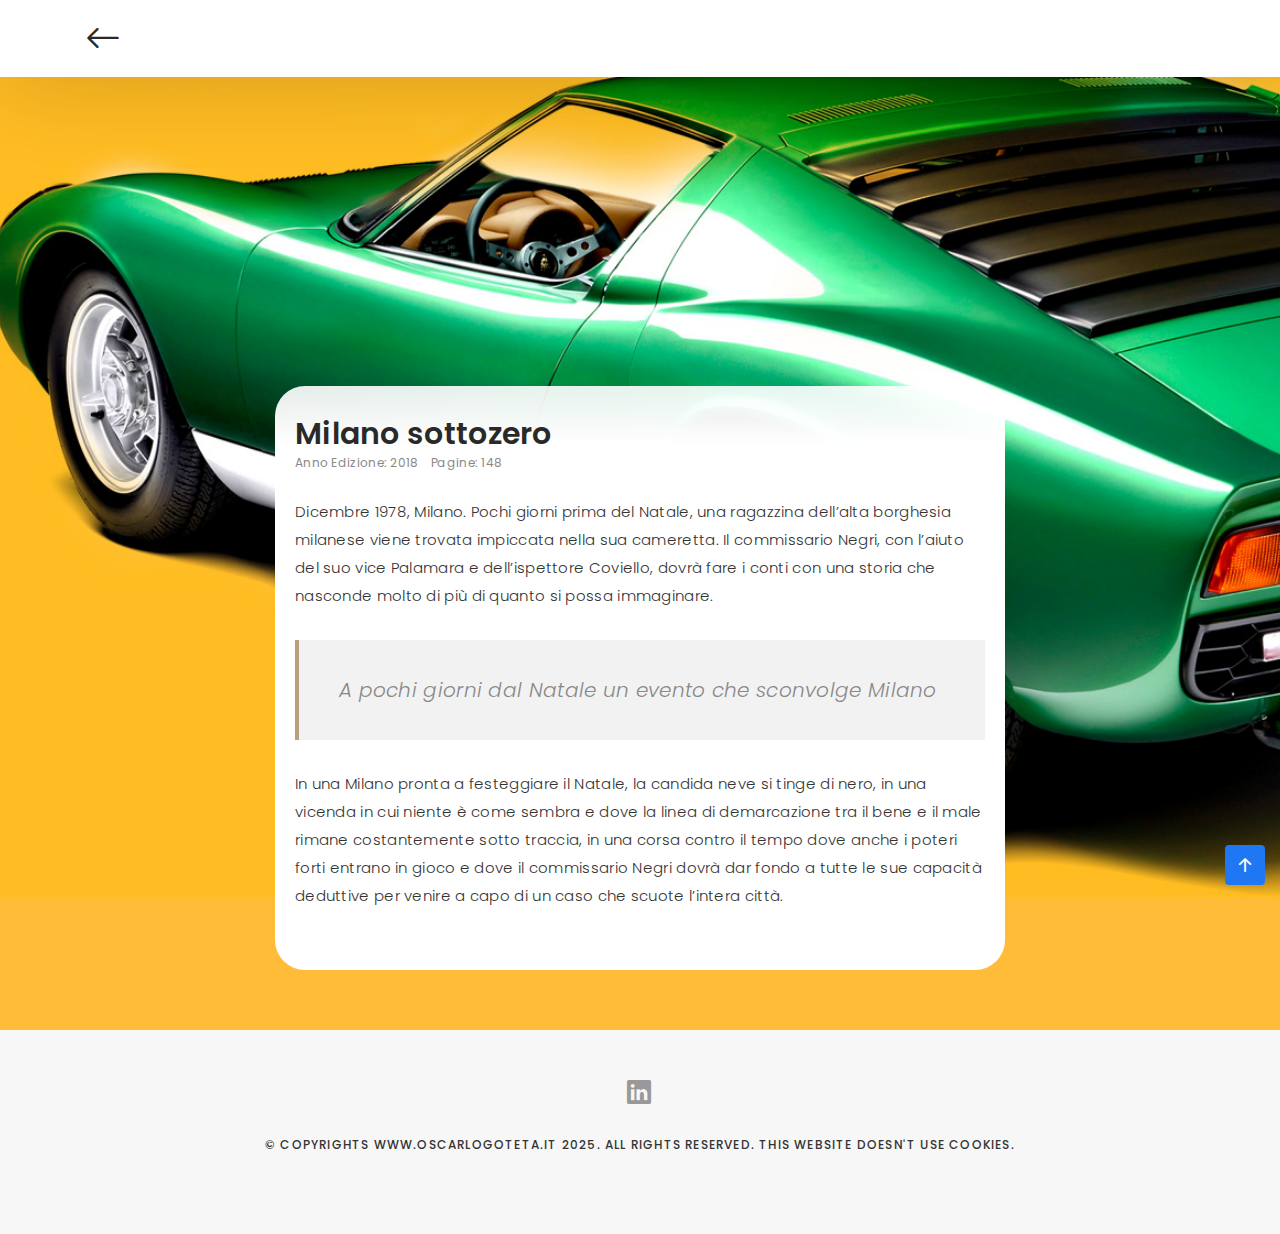
<file: milanosottozero.html>
<!DOCTYPE html>
<html lang="en">

<head>
  <!-- meta -->
  <meta charset="utf-8">
  <meta content="width=device-width, initial-scale=1.0" name="viewport">

  <title>Milano sottozero</title>
  <meta content="" name="keywords">
  <meta content="" name="description">

  <!-- Google Fonts -->
  <link href="https://fonts.googleapis.com/css?family=Poppins:300,300i,400,400i,500,500i,600,600i,700,700i|Playfair+Display:400,400i,700,700i,900,900i" rel="stylesheet">

  <!-- Bootstrap CSS File -->
  <link href="lib/bootstrap/css/bootstrap.min.css" rel="stylesheet">

  <!-- Libraries CSS Files -->
  <link href="lib/ionicons/css/ionicons.min.css" rel="stylesheet">
  <link href="lib/owlcarousel/assets/owl.carousel.min.css" rel="stylesheet">
  <link href="lib/magnific-popup/magnific-popup.css" rel="stylesheet">
  <link href="lib/hover/hover.min.css" rel="stylesheet">
  <link href="lib/bootstrap-icons/bootstrap-icons.css" rel="stylesheet">

  <!-- Blog Stylesheet File -->
  <link href="css/blog.css" rel="stylesheet">

  <!-- Main Stylesheet File -->
  <link href="css/style.css" rel="stylesheet">

  <!-- Responsive css -->
  <link href="css/responsive.css" rel="stylesheet">

  <!-- Favicon -->
  <link rel="shortcut icon" href="images/favicon.png">

  <!-- =======================================================
    Theme Name: Folio
    Theme URL: https://bootstrapmade.com/folio-bootstrap-portfolio-template/
    Author: BootstrapMade.com
    Author URL: https://bootstrapmade.com
  ======================================================= -->
</head>

<body>

  <!-- start section navbar -->
  <nav id="main-nav-subpage" class="subpage-nav">
    <div class="row">
      <div class="container">

        <div class="logo">
          <a href="index.html#journal"><i style="font-size: 36px;" class="bi bi-arrow-left"></i></a>
        </div>

        <div class="responsive"><i data-icon="m" class="ion-navicon-round"></i></div>


      </div>
    </div>
  </nav>
  <!-- End section navbar -->
  <!-- start section main content -->
  <div class="main-content paddbook" style="background-color: #FFBC38;">
    <div class="container">
      <div class="row justify-content-center">
        <div class="col-md-8 col-md-offset-2">
          <div class="row">
            <div class="container-main single-main">
              <div class="col-md-12">
                <div class="block-main mb-30">
                  <img src="images/lambo.jpg" class="img-libro-sottozero" alt="Milano sottozero">
                  <div class="content-main single-post padDiv">
                    <div class="journal-txt">
                      <h4>Milano sottozero</h4>
                    </div>
                    <div class="post-meta">
                      <ul class="list-unstyled mb-0">
                        <li class="author">Anno edizione: 2018</li>
                        <li class="date">Pagine: 148</li>
                      </ul>
                    </div>

                    <p class="mb-30">Dicembre 1978, Milano. Pochi giorni prima del Natale, una ragazzina dell’alta borghesia milanese viene trovata impiccata nella sua cameretta. Il commissario Negri, con l’aiuto del suo vice Palamara e dell’ispettore Coviello, dovrà fare i conti con una storia che nasconde molto di più di quanto si possa immaginare.
                    </p>

                    <blockquote>A pochi giorni dal Natale un evento che sconvolge Milano</blockquote>

                    <p class="mb-30">In una Milano pronta a festeggiare il Natale, la candida neve si tinge di nero, in una vicenda in cui niente è come sembra e dove la linea di demarcazione tra il bene e il male rimane costantemente sotto traccia, in una corsa contro il tempo dove anche i poteri forti entrano in gioco e dove il commissario Negri dovrà dar fondo a tutte le sue capacità deduttive per venire a capo di un caso che scuote l’intera città.</p>
    
                  </div>
                </div>
              </div>
             

            </div>
          </div>
        </div>
      </div>
    </div>
  </div>
  <!--  </div> -->
  <!-- start section main content -->

<!-- start section footer -->
<div id="footer" class="text-center">
  <div class="container">
    <div class="socials-media text-center">

      <ul class="list-unstyled">
        <li><a href="http://www.linkedin.com/in/oscarlogoteta"><i class="bi bi-linkedin"></i></a></li>
      </ul>

    </div>

  <p>&copy; Copyrights www.oscarlogoteta.it 2025. All rights reserved. This website doesn't use cookies.</p>

  </div>
</div>
<!-- End section footer -->
<a href="#" class="back-to-top d-flex align-items-center justify-content-center active"><i class="bi bi-arrow-up-short"></i></a>

  <!-- JavaScript Libraries -->
  <script src="lib/jquery/jquery.min.js"></script>
  <script src="lib/jquery/jquery-migrate.min.js"></script>
  <script src="lib/bootstrap/js/bootstrap.bundle.min.js"></script>
  <script src="lib/typed/typed.js"></script>
  <script src="lib/owlcarousel/owl.carousel.min.js"></script>
  <script src="lib/magnific-popup/magnific-popup.min.js"></script>
  <script src="lib/isotope/isotope.pkgd.min.js"></script>

  <!-- Template Main Javascript File -->
  <script src="js/main.js"></script>

</body>

</html>
</file>
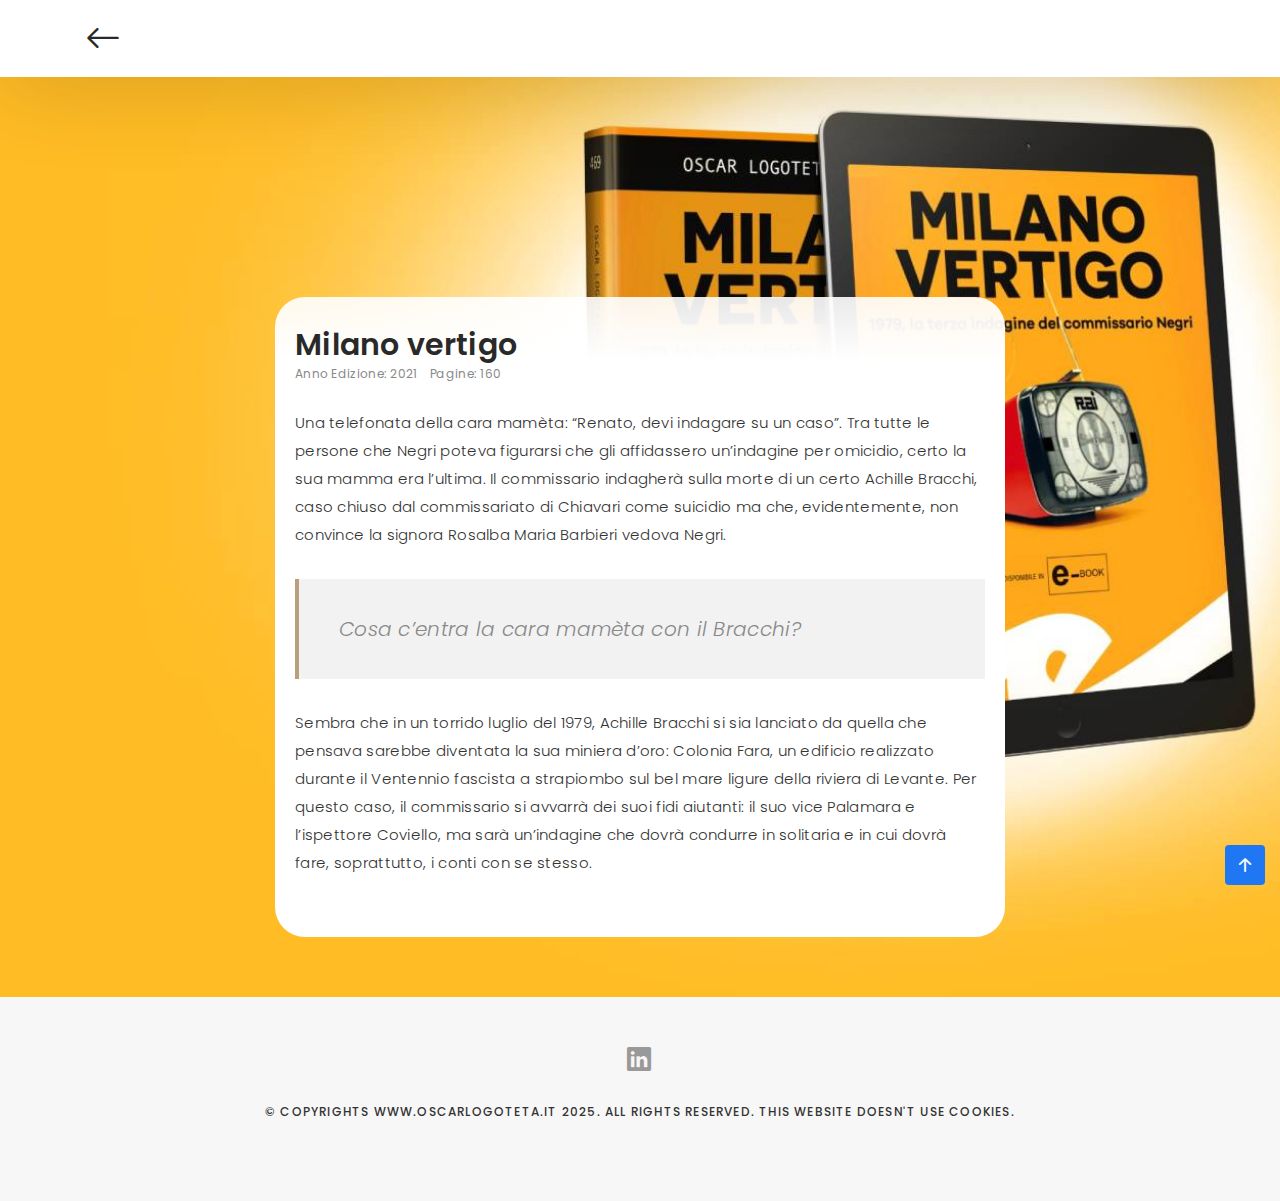
<file: milanovertigo.html>
<!DOCTYPE html>
<html lang="en">

<head>
  <!-- meta -->
  <meta charset="utf-8">
  <meta content="width=device-width, initial-scale=1.0" name="viewport">

  <title>Milano vertigo</title>
  <meta content="" name="keywords">
  <meta content="" name="description">

  <!-- Google Fonts -->
  <link href="https://fonts.googleapis.com/css?family=Poppins:300,300i,400,400i,500,500i,600,600i,700,700i|Playfair+Display:400,400i,700,700i,900,900i" rel="stylesheet">

  <!-- Bootstrap CSS File -->
  <link href="lib/bootstrap/css/bootstrap.min.css" rel="stylesheet">

  <!-- Libraries CSS Files -->
  <link href="lib/ionicons/css/ionicons.min.css" rel="stylesheet">
  <link href="lib/owlcarousel/assets/owl.carousel.min.css" rel="stylesheet">
  <link href="lib/magnific-popup/magnific-popup.css" rel="stylesheet">
  <link href="lib/hover/hover.min.css" rel="stylesheet">
  <link href="lib/bootstrap-icons/bootstrap-icons.css" rel="stylesheet">

  <!-- Blog Stylesheet File -->
  <link href="css/blog.css" rel="stylesheet">

  <!-- Main Stylesheet File -->
  <link href="css/style.css" rel="stylesheet">

  <!-- Responsive css -->
  <link href="css/responsive.css" rel="stylesheet">

  <!-- Favicon -->
  <link rel="shortcut icon" href="images/favicon.png">

  <!-- =======================================================
    Theme Name: Folio
    Theme URL: https://bootstrapmade.com/folio-bootstrap-portfolio-template/
    Author: BootstrapMade.com
    Author URL: https://bootstrapmade.com
  ======================================================= -->
</head>

<body>

  <!-- start section navbar -->
  <nav id="main-nav-subpage" class="subpage-nav">
    <div class="row">
      <div class="container">

        <div class="logo">
          <a href="index.html#journal"><i style="font-size: 36px;" class="bi bi-arrow-left"></i></a>
        </div>

        <div class="responsive"><i data-icon="m" class="ion-navicon-round"></i></div>


      </div>
    </div>
  </nav>
  <!-- End section navbar -->
  <!-- start section main content -->
  <div class="main-content paddbook" style="background-color: #FFBC38;">
    <div class="container">
      <div class="row justify-content-center">
        <div class="col-md-8 col-md-offset-2">
          <div class="row">
            <div class="container-main single-main">
              <div class="col-md-12">
                <div class="block-main mb-30">
                  <img src="images/mv_bg.jpg" class="img-libro-milanovertigo" alt="Milano vertigo">
                  <div class="content-main single-post padDiv">
                    <div class="journal-txt">
                      <h4>Milano vertigo</h4>
                    </div>
                    <div class="post-meta">
                      <ul class="list-unstyled mb-0">
                        <li class="author">Anno edizione: 2021</li>
                        <li class="date">Pagine: 160</li>
                      </ul>
                    </div>

                    <p class="mb-30">Una telefonata della cara mamèta: “Renato, devi indagare su un caso”. Tra tutte le persone che Negri poteva figurarsi che gli affidassero un’indagine per omicidio, certo la sua mamma era l’ultima. Il commissario indagherà sulla morte di un certo Achille Bracchi, caso chiuso dal commissariato di Chiavari come suicidio ma che, evidentemente, non convince la signora Rosalba Maria Barbieri vedova Negri.
                    </p>

                    <blockquote>Cosa c’entra la cara mamèta con il Bracchi?</blockquote>

                    <p class="mb-30">Sembra che in un torrido luglio del 1979, Achille Bracchi si sia lanciato da quella che pensava sarebbe diventata la sua miniera d’oro: Colonia Fara, un edificio realizzato durante il Ventennio fascista a strapiombo sul bel mare ligure della riviera di Levante. Per questo caso, il commissario si avvarrà dei suoi fidi aiutanti: il suo vice Palamara e l’ispettore Coviello, ma sarà un’indagine che dovrà condurre in solitaria e in cui dovrà fare, soprattutto, i conti con se stesso.</p>
    
                  </div>
                </div>
              </div>
             

            </div>
          </div>
        </div>
      </div>
    </div>
  </div>
  <!--  </div> -->
  <!-- start section main content -->

<!-- start section footer -->
<div id="footer" class="text-center">
  <div class="container">
    <div class="socials-media text-center">

      <ul class="list-unstyled">
        <li><a href="http://www.linkedin.com/in/oscarlogoteta"><i class="bi bi-linkedin"></i></a></li>
      </ul>

    </div>

  <p>&copy; Copyrights www.oscarlogoteta.it 2025. All rights reserved. This website doesn't use cookies.</p>

  </div>
</div>
<!-- End section footer -->
<a href="#" class="back-to-top d-flex align-items-center justify-content-center active"><i class="bi bi-arrow-up-short"></i></a>

  <!-- JavaScript Libraries -->
  <script src="lib/jquery/jquery.min.js"></script>
  <script src="lib/jquery/jquery-migrate.min.js"></script>
  <script src="lib/bootstrap/js/bootstrap.bundle.min.js"></script>
  <script src="lib/typed/typed.js"></script>
  <script src="lib/owlcarousel/owl.carousel.min.js"></script>
  <script src="lib/magnific-popup/magnific-popup.min.js"></script>
  <script src="lib/isotope/isotope.pkgd.min.js"></script>

  <!-- Template Main Javascript File -->
  <script src="js/main.js"></script>

</body>

</html>
</file>
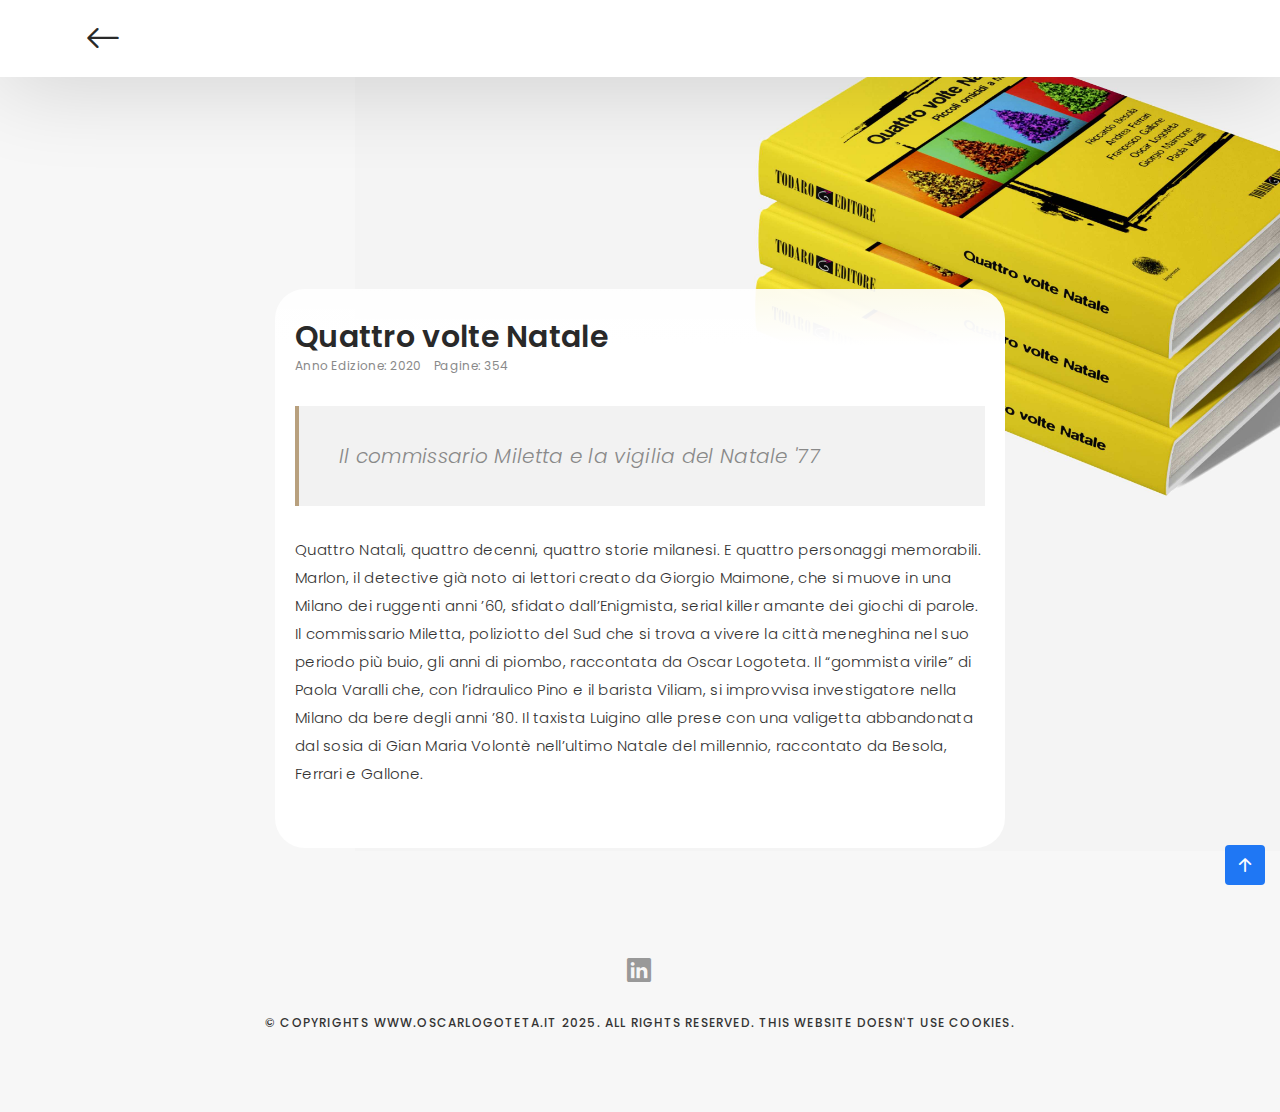
<file: quattrovoltenatale.html>
<!DOCTYPE html>
<html lang="en">

<head>
  <!-- meta -->
  <meta charset="utf-8">
  <meta content="width=device-width, initial-scale=1.0" name="viewport">

  <title>Quattro volte Natale</title>
  <meta content="" name="keywords">
  <meta content="" name="description">

  <!-- Google Fonts -->
  <link href="https://fonts.googleapis.com/css?family=Poppins:300,300i,400,400i,500,500i,600,600i,700,700i|Playfair+Display:400,400i,700,700i,900,900i" rel="stylesheet">

  <!-- Bootstrap CSS File -->
  <link href="lib/bootstrap/css/bootstrap.min.css" rel="stylesheet">

  <!-- Libraries CSS Files -->
  <link href="lib/ionicons/css/ionicons.min.css" rel="stylesheet">
  <link href="lib/owlcarousel/assets/owl.carousel.min.css" rel="stylesheet">
  <link href="lib/magnific-popup/magnific-popup.css" rel="stylesheet">
  <link href="lib/hover/hover.min.css" rel="stylesheet">
  <link href="lib/bootstrap-icons/bootstrap-icons.css" rel="stylesheet">

  <!-- Blog Stylesheet File -->
  <link href="css/blog.css" rel="stylesheet">

  <!-- Main Stylesheet File -->
  <link href="css/style.css" rel="stylesheet">

  <!-- Responsive css -->
  <link href="css/responsive.css" rel="stylesheet">

  <!-- Favicon -->
  <link rel="shortcut icon" href="images/favicon.png">

  <!-- =======================================================
    Theme Name: Folio
    Theme URL: https://bootstrapmade.com/folio-bootstrap-portfolio-template/
    Author: BootstrapMade.com
    Author URL: https://bootstrapmade.com
  ======================================================= -->
</head>

<body>

  <!-- start section navbar -->
  <nav id="main-nav-subpage" class="subpage-nav">
    <div class="row">
      <div class="container">

        <div class="logo">
          <a href="index.html#journal"><i style="font-size: 36px;" class="bi bi-arrow-left"></i></a>
        </div>

        <div class="responsive"><i data-icon="m" class="ion-navicon-round"></i></div>


      </div>
    </div>
  </nav>
  <!-- End section navbar -->
  <!-- start section main content -->
  <div class="main-content paddbook">
    <div class="container">
      <div class="row justify-content-center">
        <div class="col-md-8 col-md-offset-2">
          <div class="row">
            <div class="container-main single-main">
              <div class="col-md-12">
                <div class="block-main mb-30">
                  <img src="images/todaro.jpg" class="img-libro-quattrovolte" alt="Quattro volte Natale">
                  <div class="content-main single-post padDiv">
                    <div class="journal-txt">
                      <h4>Quattro volte Natale</h4>
                    </div>
                    <div class="post-meta">
                      <ul class="list-unstyled mb-0">
                        <li class="author">Anno edizione: 2020</li>
                        <li class="date">Pagine: 354</li>
                      </ul>
                    </div>

                    <blockquote>Il commissario Miletta e la vigilia del Natale '77</blockquote>

                    <p class="mb-30">  Quattro Natali, quattro decenni, quattro storie milanesi. E quattro personaggi memorabili. Marlon, il detective già noto ai lettori creato da Giorgio Maimone, che si muove in una Milano dei ruggenti anni ’60, sfidato dall’Enigmista, serial killer amante dei giochi di parole. Il commissario Miletta, poliziotto del Sud che si trova a vivere la città meneghina nel suo periodo più buio, gli anni di piombo, raccontata da Oscar Logoteta. Il “gommista virile” di Paola Varalli che, con l’idraulico Pino e il barista Viliam, si improvvisa investigatore nella Milano da bere degli anni ’80. Il taxista Luigino alle prese con una valigetta abbandonata dal sosia di Gian Maria Volontè nell’ultimo Natale del millennio, raccontato da Besola, Ferrari e Gallone.
                    </p>


                  </div>
                </div>
              </div>
             

            </div>
          </div>
        </div>
      </div>
    </div>
  </div>
  <!--  </div> -->
  <!-- start section main content -->

<!-- start section footer -->
<div id="footer" class="text-center">
  <div class="container">
    <div class="socials-media text-center">

      <ul class="list-unstyled">
        <li><a href="http://www.linkedin.com/in/oscarlogoteta"><i class="bi bi-linkedin"></i></a></li>
      </ul>

    </div>

  <p>&copy; Copyrights www.oscarlogoteta.it 2025. All rights reserved. This website doesn't use cookies.</p>

  </div>
</div>
<!-- End section footer -->
<a href="#" class="back-to-top d-flex align-items-center justify-content-center active"><i class="bi bi-arrow-up-short"></i></a>

  <!-- JavaScript Libraries -->
  <script src="lib/jquery/jquery.min.js"></script>
  <script src="lib/jquery/jquery-migrate.min.js"></script>
  <script src="lib/bootstrap/js/bootstrap.bundle.min.js"></script>
  <script src="lib/typed/typed.js"></script>
  <script src="lib/owlcarousel/owl.carousel.min.js"></script>
  <script src="lib/magnific-popup/magnific-popup.min.js"></script>
  <script src="lib/isotope/isotope.pkgd.min.js"></script>

  <!-- Template Main Javascript File -->
  <script src="js/main.js"></script>

</body>

</html>
</file>
<file: css/responsive.css>
/** Width between 1200x to 0
 *  ~~~~~~~~~~~~~~~~~~~~~~~~~~~~~~~~~~~~
 */

@media (min-width: 1200px) {

}

/** Width between 992px to 1199px
 *  ~~~~~~~~~~~~~~~~~~~~~~~~~~~~~~~~~~~~
 */

@media (min-width: 992px) and (max-width: 1199px) {
  
}

/** Width between 768px to 991px
 *  ~~~~~~~~~~~~~~~~~~~~~~~~~~~~~~~~~~~~
 */

@media (min-width: 768px) and (max-width: 991px) {
  /* Navbar */
  nav {
    padding: 10px 15px;
  }
  .nav-menu {
    margin-top: 40px;
    display: none;
    float: none;
    width: 100%;
  }
  .nav-menu li {
    float: none;
    width: 100%;
    text-align: center;
    border-top: 1px solid #f7f7f7;
    line-height: 45px;
    margin-left: 0;
    padding-top: 10px;
    padding-bottom: 10px;
  }
  .responsive {
    float: right;
    padding-top: 15px;
    display: block;
  }
  /* About */
  .head-info .header-content .cmaster h1 {
    font-size: 32px;
  }
  #about .div-img-bg {
    padding: 0;
  }
  #about .div-img-bg .about-img img {
    margin-top: 0%;
    margin-left: calc(0% - 0px);
  }
  #about .about-descr .p-heading {
    font-size: 20px;
  }
  #about .about-descr .separator {
    max-width: 100%;
    margin-bottom: 0;
  }
  /* portfolio */
  #portfolio .portfolio-list .nav li {
    float: none;
    margin: 20px;
    display: inline-block;
  }
  /* journal */
  #journal .journal-block .journal-info {
    margin-bottom: 30px;
  }
  /* Contact */
  .contact-contact {
    margin-bottom: 30px;
  }
  /* Footer */
  #footer .socials-media ul li {
    margin-right: 0;
    margin-left: 0;
    float: none;
    display: inline-block;
  }
}

/** Width between 767px to 0
 *  ~~~~~~~~~~~~~~~~~~~~~~~~~~~~~~~~~~~~
 */

@media (max-width: 767px) {
  /* Navbar */
  nav {
    padding: 20px 15px;
  }
  .nav-menu {
    margin-top: 40px;
    display: none;
    float: none;
    width: 100%;
  }
  .nav-menu li {
    float: none;
    width: 100%;
    text-align: center;
    border-top: 1px solid #f7f7f7;
    line-height: 45px;
    margin-left: 0;
    padding-top: 10px;
    padding-bottom: 10px;
  }
  .responsive {
    float: right;
    padding-top: 15px;
    display: block;
  }
  /* About */
  .head-info .header-content h1 {
    font-size: 32px;
  }
  #about .div-img-bg {
    padding: 0;
  }
  #about .div-img-bg .about-img img {
    margin-top: 0%;
    margin-left: calc(0% - 0px);
  }
  #about .about-descr .p-heading {
    font-size: 20px;
  }
  #about .about-descr .separator {
    max-width: 100%;
    margin-bottom: 0;
  }
  /* portfolio */
  #portfolio .portfolio-list .nav li {
    float: none;
    margin: 20px;
    display: inline-block;
  }
  /* journal */
  #journal .journal-block .journal-info {
    margin-bottom: 30px;
  }
  /* Contact */
  .contact-contact {
    margin-bottom: 30px;
  }
  /* Footer */
  #footer .socials-media ul li {
    margin-right: 0;
    margin-left: 0;
    float: none;
    display: inline-block;
  }
}

/** Width between 600px to 0
 *  ~~~~~~~~~~~~~~~~~~~~~~~~~~~~~~~~~~~~
 */

@media (max-width: 600px) {
  /* Navbar */
  nav {
    padding: 20px 15px;
  }
  .nav-menu {
    margin-top: 40px;
    display: none;
    float: none;
    width: 100%;
  }
  .nav-menu li {
    float: none;
    width: 100%;
    text-align: center;
    border-top: 1px solid #f7f7f7;
    line-height: 45px;
    margin-left: 0;
    padding-top: 10px;
    padding-bottom: 10px;
  }
  .responsive {
    float: right;
    padding-top: 15px;
    display: block;
  }
  /* About */
  .head-info .header-content h1 {
    font-size: 32px;
  }
  #about .div-img-bg {
    padding: 0;
  }
  #about .div-img-bg .about-img img {
    margin-top: 0%;
    margin-left: calc(0% - 0px);
  }
  #about .about-descr .p-heading {
    font-size: 20px;
  }
  #about .about-descr .separator {
    max-width: 100%;
    margin-bottom: 0;
  }
  /* portfolio */
  #portfolio .portfolio-list .nav li {
    float: none;
    margin: 10px;
    display: inline-block;
  }
  /* journal */
  #journal .journal-block .journal-info {
    margin-bottom: 30px;
  }
  /* Contact */
  .contact-contact {
    margin-bottom: 30px;
  }
  /* Footer */
  #footer .socials-media ul li {
    margin-right: 0;
    margin-left: 0;
    float: none;
    display: inline-block;
  }
}

/** Width between 480px to 0
 *  ~~~~~~~~~~~~~~~~~~~~~~~~~~~~~~~~~~~~
 */

@media (max-width: 480px) {
  /* Navbar */
  nav {
    padding: 20px 15px;
  }
  .nav-menu {
    margin-top: 40px;
    display: none;
    float: none;
    width: 100%;
  }
  .nav-menu li {
    float: none;
    width: 100%;
    text-align: center;
    border-top: 1px solid #f7f7f7;
    line-height: 45px;
    margin-left: 0;
    padding-top: 10px;
    padding-bottom: 10px;
  }
  .responsive {
    float: right;
    padding-top: 15px;
    display: block;
  }
  /* About */
  .head-info .header-content h1 {
    font-size: 32px;
  }
  #about .div-img-bg {
    padding: 0;
  }
  #about .div-img-bg .about-img img {
    margin-top: 0%;
    margin-left: calc(0% - 0px);
  }
  #about .about-descr .p-heading {
    font-size: 20px;
  }
  #about .about-descr .separator {
    max-width: 100%;
    margin-bottom: 0;
  }
  /* portfolio */
  #portfolio .portfolio-list .nav li {
    float: none;
    margin: 20px;
  }
  /* journal */
  #journal .journal-block .journal-info {
    margin-bottom: 30px;
  }
  /* Contact */
  .contact-contact {
    margin-bottom: 30px;
  }
  /* Footer */
  #footer .socials-media ul li {
    margin-right: 0;
    margin-left: 0;
    float: none;
    display: inline-block;
  }
}

/** Width between 320px to 0
 *  ~~~~~~~~~~~~~~~~~~~~~~~~~~~~~~~~~~~~
 */

@media (max-width: 320px) {
  /* Navbar */
  nav {
    padding: 20px 15px;
  }
  .nav-menu {
    margin-top: 40px;
    display: none;
    float: none;
    width: 100%;
  }
  .nav-menu li {
    float: none;
    width: 100%;
    text-align: center;
    border-top: 1px solid #f7f7f7;
    line-height: 45px;
    margin-left: 0;
    padding-top: 10px;
    padding-bottom: 10px;
  }
  .responsive {
    float: right;
    padding-top: 15px;
    display: block;
  }
  /* About */
  .head-info .header-content h1 {
    font-size: 32px;
  }
  #about .div-img-bg {
    padding: 0;
  }
  #about .div-img-bg .about-img img {
    margin-top: 0%;
    margin-left: calc(0% - 0px);
  }
  #about .about-descr .p-heading {
    font-size: 20px;
  }
  #about .about-descr .separator {
    max-width: 100%;
    margin-bottom: 0;
  }
  /* portfolio */
  #portfolio .portfolio-list .nav li {
    float: none;
    margin: 20px;
  }
  /* journal */
  #journal .journal-block .journal-info {
    margin-bottom: 30px;
  }
  /* Contact */
  .contact-contact {
    margin-bottom: 30px;
  }
  /* Footer */
  #footer .socials-media ul li {
    margin-right: 0;
    margin-left: 0;
    float: none;
    display: inline-block;
  }
  /* Single page */
  .entry-comments-body span {
    display: inline-block;
    margin-right: 0;
  }
}
</file>
<file: css/blog.css>
/*-----------------------------------------------------------------------------------*/

/*  -  Navbar fixd page
/*-----------------------------------------------------------------------------------*/

.subpage-nav {
  display: block !important;
  position: relative;
}

/*-----------------------------------------------------------------------------------*/

/*  /* Single page */

/*-----------------------------------------------------------------------------------*/

/* main content */

.main-content {
  background: #f7f7f7;
  overflow: hidden;
}

.main-content .container-main {
  display: inline-block;
  width: 100%;
}

.main-content .container-main .block-main {
  margin-bottom: 30px;
  overflow: visible;
}

.container-main .block-main .content-main {
  display: inline-block;
  width: 100%;
background: -moz-linear-gradient(top,  rgba(255,255,255,0.9) 0%, rgba(255,255,255,1) 10%);
background: -webkit-linear-gradient(top,  rgba(255,255,255,0.9) 0%,rgba(255,255,255,1) 10%);
background: linear-gradient(to bottom,  rgba(255,255,255,0.9) 0%,rgba(255,255,255,1) 10%);
filter: progid:DXImageTransform.Microsoft.gradient( startColorstr='#e6ffffff', endColorstr='#ffffff',GradientType=0 );
    border-radius: 30px;

}

.journal-txt h4 {
  font-size: 30px;
}


.journal-txt h4 a {
  display: block;
  font-size: 45px;
  line-height: 24px;
  margin: 0 0 13px 0;
  font-weight: 500;
  color: #292929;
  -moz-transition: all 0.5s ease-in-out 0s;
  -ms-transition: all 0.5s ease-in-out 0s;
  -o-transition: all 0.5s ease-in-out 0s;
  -webkit-transition: all 0.5s ease-in-out 0s;
  transition: all 0.5s ease-in-out 0s;
}

.journal-txt h4 a:hover {
  color: #b8a07e;
  -moz-transition: all 0.5s ease-in-out 0s;
  -ms-transition: all 0.5s ease-in-out 0s;
  -o-transition: all 0.5s ease-in-out 0s;
  -webkit-transition: all 0.5s ease-in-out 0s;
  transition: all 0.5s ease-in-out 0s;
}

.post-meta ul li {
  font-size: 12px;
  font-weight: normal;
  margin-left: 0;
  margin-right: 8px;
  text-transform: capitalize;
  display: inline-block;
  float: none;
}

.content-main .post-meta a {
  color: #a2a2a2;
  margin-left: 5px;
}

/* Commonts */

.comments {
  background: #fff;
}

.entry-comments h6 {
  margin-right: 10px;
  font-size: 13px;
  letter-spacing: 0.1em;
  font-weight: 500;
}

.entry-comments-item {
  margin-top: 40px;
  padding-bottom: 40px;
  border-bottom: 1px solid #f2f2f2;
}

.entry-comments-avatar {
  position: absolute;
  display: block;
  border-radius: 50%;
  width: 60px;
  height: 60px;
}

.entry-comments-body {
  padding-left: 86px;
}

.entry-comments-author {
  margin-right: 10px;
  font-size: 13px;
  color: #292929;
  letter-spacing: 0.1em;
  font-weight: 500;
}

.rep {
  font-size: 13px;
  color: #292929;
  letter-spacing: 0.1em;
  font-weight: 500;
  text-transform: capitalize;
}

.entry-comments span a {
  font-size: 13px;
  color: #999;
}

.entry-comments-reply {
  padding-left: 10%;
}

/* Commonts form */

.cmt {
  background: #fff;
}

blockquote {
  padding: 40px;
  background-color: #f2f2f2;
  margin: 30px 0;
  border: none;
  border-left: 4px solid #b8a07e;
  font-style: italic;
  font-size: 20px;
}
</file>
<file: css/style.css>
/*
  Theme Name: Folio
  Theme URL: https://bootstrapmade.com/folio-bootstrap-portfolio-template/
  Author: BootstrapMade.com
  Author URL: https://bootstrapmade.com
*/

/*  General Styling
/*-----------------------------------------------------------------------------------*/

body { 
  background: #ffffff;
  color: #898989;
  font-family: 'Poppins', helvetica;
  font-size: 15px;
  font-weight: 300;
  line-height: 20px;
  letter-spacing: 0.02em;
  overflow-x: hidden;
  margin: 0 auto;
  padding: 0;
  -moz-box-sizing: border-box;
  -ms-box-sizing: border-box;
  -o-box-sizing: border-box;
  -webkit-box-sizing: border-box;
  box-sizing: border-box;
}

h1, h2, h3, h4, h5, h6 {
  margin: 0;
}

h2 {
  color: #292929;
  font-weight: 600;
}

h4 {
  color: #292929;
  font-size: 14px;
  font-weight: 600;
}

a {
  color: #292929;
  text-decoration: none !important;
  -moz-transition: all 0.5s ease-in-out 0s;
  -ms-transition: all 0.5s ease-in-out 0s;
  -o-transition: all 0.5s ease-in-out 0s;
  -webkit-transition: all 0.5s ease-in-out 0s;
  transition: all 0.5s ease-in-out 0s;
}

a:hover {
  -moz-transition: all 0.5s ease-in-out 0s;
  -ms-transition: all 0.5s ease-in-out 0s;
  -o-transition: all 0.5s ease-in-out 0s;
  -webkit-transition: all 0.5s ease-in-out 0s;
  transition: all 0.5s ease-in-out 0s;
}

a:hover, a:focus {
  color: #1f77f4;
  text-decoration: underline;
}

nav ul li a {
  padding: 2px 0 0 0;
  position: relative;
  display: block;
  font-size: 12px;
  color: #999999;
  letter-spacing: 0.1em;
  font-weight: 500;
  line-height: 14px;
  text-transform: uppercase;
  -moz-transition: all 0.5s ease-in-out 0s;
  -ms-transition: all 0.5s ease-in-out 0s;
  -o-transition: all 0.5s ease-in-out 0s;
  -webkit-transition: all 0.5s ease-in-out 0s;
  transition: all 0.5s ease-in-out 0s;
}

p {
  margin: 25px 0;
  padding: 0;
  font-size: 15px;
  color: #333;
  line-height: 28px;
}

::-moz-selection {
  background: #1f77f4;
  color: #fff;
}

::selection {
  background: #1f77f4;
  color: #fff;
}

.btn {
  background: #333;
  border: medium none;
  border-radius: 0;
  color: #fff;
  font-size: 12px;
  height: 50px;
  line-height: 50px;
  padding: 0 30px;
  text-transform: uppercase;
}

.btn:hover, .btn:focus {
  color: #fff;
}

.padDiv {
  padding: 30px 20px;
}

.section-title {
  margin-bottom: 70px;
}

.section-title h2 {
  font-size: 25px;
  letter-spacing: 2px;
  text-transform: uppercase;
}

.form-control {
  background-color: transparent;
  border: 1px solid #999;
  border-radius: 0;
  color: #999999;
  font-size: 12px;
  font-weight: 500;
  height: 50px;
  letter-spacing: 0.1em;
  padding-left: 10px;
  margin: 0 0 25px 0;
  line-height: 14px;
  text-transform: uppercase;
}

.form-control:focus {
  box-shadow: none;
  outline: 0 none;
}

.paddsection {
  padding-top: 90px;
  padding-bottom: 90px;
}
.paddbook {
  padding-top: 30px;
  padding-bottom: 30px;
}

.paddsections {
  padding-top: 90px;
  padding-bottom: 90px !important;
}

.hvr-shutter-in-horizontal::before {
  background: #333;
}

.hvr-shutter-in-horizontal:hover {
  background: #1f77f4;
}

.mb-30 {
  margin-bottom: 30px;
}

/*-----------------------------------------------------------------------------------*/
/*  Navbar Top
/*-----------------------------------------------------------------------------------*/

nav {
  position: fixed;
  background: #fff;
  z-index: 1000;
  width: 100%;
  padding: 20px;
  display: none;
  -webkit-box-shadow: 0px 2px 92px 0px rgba(0, 0, 0, 0.18);
  -moz-box-shadow: 0px 2px 92px 0px rgba(0, 0, 0, 0.18);
  box-shadow: 0px 2px 92px 0px rgba(0, 0, 0, 0.18);
}

.nav-menu {
  float: right;
  line-height: 32px;
  margin-bottom: 0;
  padding-top: 16px;
}

nav ul li {
  float: left;
  margin-right: 15px;
  font-family: 'Poppins', sans-serif;
  font-size: 14px;
  margin-left: 40px;
}

nav ul li a {
  padding: 2px 0 0 0;
  position: relative;
  display: block;
  font-size: 14px;
  color: #999999;
  font-family: 'Poppins', helvetica;
  font-weight: 500;
  line-height: 16px;
  text-transform: uppercase;
  letter-spacing: 0.02em;
  text-transform: capitalize;
}

.logo {
  float: left;
}

.logo img {
  width: 100px;
  height: 50px;
}

.responsive {
  display: none;
  font-size: 23px;
}

.active {
  color: #afafaf;
}

/*----------------------------------------------------------------------------------*/
/*  Header
/*-----------------------------------------------------------------------------------*/

#header {
  background: url("../images/home-bg.jpg") repeat scroll 77% center / cover;
  height: 100vh;
  width: 100%;
}


#header .header-content {
  height: 100vh;
  text-align: left;
  width: 100%;
  display: flex;
  justify-content: center;
  flex-direction: column;
}

.header-content h1 {
  font-size: 34px;
  font-weight: 700;
  margin-bottom: 10px;
  text-transform: uppercase;
  color: #fff;
}

.header-content p {
  font-size: 13px;
  letter-spacing: 5px;
  margin-top: 0;
  margin-bottom: 30px;
  text-transform: capitalize;
  color: #fff;
  font-weight: 500;
}

.header-content .list-social li {
  float: left;
  margin-right: 20px;
}

.header-content .list-social li i {
  color: #fff;
  font-size: 15px;
}

/*-----------------------------------------------------------------------------------*/
/*  Aout-us
/*-----------------------------------------------------------------------------------*/

#about {
  width: 100%;
  height: auto;
  background: #f7f7f7;
  padding-top: 190px;
}

#about .div-img-bg {
  padding-bottom: 30px;
  border: 20px solid #1f77f4;
}

#about .div-img-bg .about-img img {
  width: 100%;
  box-shadow: 0px 0px 85px 0px rgba(0, 0, 0, 0.14);
  margin-top: -60px;
  margin-left: 40px;
  height: 400px;
  object-fit: cover;
}

#about .about-descr .p-heading {
  font-family: 'Playfair Display', serif;
  font-size: 28px;
  text-align: left;
}

#about .about-descr .separator {
  max-width: 80%;
  margin-bottom: 0;
  text-align: left;
}

/*-----------------------------------------------------------------------------------*/
/*   Services
/*-----------------------------------------------------------------------------------*/

#services {
  background: #f7f7f7;
  position: relative;
  padding-bottom: 80px;
}

.owl-item {
  float: left;
}
.services-block span {
  margin: 10px 0;
  position: relative;
  font-size: 13px;
  color: #292929;
  letter-spacing: 0.1em;
  font-weight: 500;
  text-transform: uppercase;
  display: block;
}

.services-block .separator {
  margin: 0;
  font-size: 13px;
  line-height: 22px;
}

.services-block i {
  font-size: 44px;
  color: #1f77f4;
  line-height: 44px;
}


.services-carousel  .owl-stage-outer {
  overflow: hidden;
}

.services-carousel .owl-dots {
  margin-top: 5px;
  text-align: center;
}

.services-carousel .owl-dot {
  display: inline-block;
  margin: 0 5px;
  width: 12px !important;
  height: 12px !important;
  border-radius: 50%;
  border: 0;
  padding: 0 !important;
  background-color: #ddd;
  cursor: pointer;
}

.services-carousel .owl-dot.active {
  background-color: #1f77f4;
}

.owl-nav {
  display: none;
}


/*-----------------------------------------------------------------------------------*/
/*  Portfolio
/*-----------------------------------------------------------------------------------*/

#portfolio {
  position: relative;
  padding-bottom: 50px;
}

#portfolio .portfolio-list {
  margin-bottom: 50px;
}

#portfolio .portfolio-list .nav {
  display: inline-block;
  margin: 0;
}

#portfolio .portfolio-list .nav li {
  margin: 0 40px 0 0;
  float: left;
  font-size: 14px;
  color: #999999;
  line-height: 16px;
  cursor: pointer;
  font-family: 'Poppins', helvetica;
  font-weight: 500;
  letter-spacing: 0.02em;
  text-transform: capitalize;
  -moz-transition: all 0.5s ease-in-out 0s;
  -ms-transition: all 0.5s ease-in-out 0s;
  -o-transition: all 0.5s ease-in-out 0s;
  -webkit-transition: all 0.5s ease-in-out 0s;
  transition: all 0.5s ease-in-out 0s;
}

#portfolio .portfolio-list .nav li:hover, #portfolio .portfolio-list .nav li.filter-active  {
  color: #1f77f4;
  -moz-transition: all 0.5s ease-in-out 0s;
  -ms-transition: all 0.5s ease-in-out 0s;
  -o-transition: all 0.5s ease-in-out 0s;
  -webkit-transition: all 0.5s ease-in-out 0s;
  transition: all 0.5s ease-in-out 0s;
}

#portfolio .portfolio-container {
  display: inline-block;
  margin-bottom: 50px;
  width: 100%;
}

.portfolio-thumbnail {
  margin-bottom: 30px;
  overflow: hidden;
  min-height: 260px;
}

.portfolio-thumbnail img {
  max-width: 100%;
}

/*-----------------------------------------------------------------------------------*/
/*  Journal
/*-----------------------------------------------------------------------------------*/

#journal,  #journal-blog {
  height: auto;
  width: 100%;
  background: #f7f7f7;
  padding-bottom: 60px;
  position: relative;
}

#journal-blog {
  background: #fff;
  padding-bottom: 30px;
}

#journal .journal-block {
  display: inline-block;
  height: auto;
  width: 100%;
}

#journal .journal-block .journal-info {
  position: relative;
}

.journal-block .journal-info img {
  max-width: 100%;
}

.journal-block .journal-info .journal-txt {
  padding: 25px 0px;
  position: relative;
  text-align: center;
}

.journal-block .journal-info .journal-txt h4 a {
  display: block;
  font-size: 19px;
  line-height: 24px;
  margin: 0 0 13px 0;
  font-weight: 500;
  color: #292929;
  -moz-transition: all 0.5s ease-in-out 0s;
  -ms-transition: all 0.5s ease-in-out 0s;
  -o-transition: all 0.5s ease-in-out 0s;
  -webkit-transition: all 0.5s ease-in-out 0s;
  transition: all 0.5s ease-in-out 0s;
}

.journal-block .journal-info .journal-txt h4 a:hover {
  color: #1f77f4;
  -moz-transition: all 0.5s ease-in-out 0s;
  -ms-transition: all 0.5s ease-in-out 0s;
  -o-transition: all 0.5s ease-in-out 0s;
  -webkit-transition: all 0.5s ease-in-out 0s;
  transition: all 0.5s ease-in-out 0s;
}

.journal-block .journal-info .journal-txt p {
  margin: 0;
  font-size: 14px;
  line-height: 24px;
}

/*-----------------------------------------------------------------------------------*/
/*  Contact
/*-----------------------------------------------------------------------------------*/

#contact {
  height: auto;
  width: 100%;
}

.contact-details {
  list-style: none;
  margin: 0;
  padding: 0;
}

.contact-details li {
  padding-bottom: 10px;
}

#contact input, #contact textarea {
  width: 100%;
}


#contact  #sendmessage {
  color: #18d26e;
  border: 1px solid #18d26e;
  display: none;
  text-align: center;
  padding: 15px;
  font-weight: 600;
  margin: 15px;
}

#contact  #errormessage {
  color: red;
  display: none;
  border: 1px solid red;
  text-align: center;
  padding: 15px;
  font-weight: 600;
  margin: 15px;
}

#contact #sendmessage.show, #contact #errormessage.show, #contact .show {
  display: block;
}

#contact .validation {
  color: red;
  display: none;
  margin: 0 0 20px;
  font-weight: 400;
  font-size: 13px;
}

/*-----------------------------------------------------------------------------------*/
/*  Footer
/*-----------------------------------------------------------------------------------*/

#footer {
  background: #f7f7f7;
  padding-top: 50px;
  padding-bottom: 50px;
}

#footer .socials-media {
  width: 100%;
}

#footer .socials-media ul {
  display: inline-block;
  float: none;
  margin: 0 0 20px 0;
}

#footer .socials-media ul li {
  float: left;
  margin-left: 10px;
  margin-right: 10px;
}

#footer .socials-media ul li a {
  font-size: 24px;
  color: #999;
  letter-spacing: 0.1em;
  font-weight: 500;
  background: transparent;
  text-transform: uppercase;
  -moz-transition: all 0.5s ease-in-out 0s;
  -ms-transition: all 0.5s ease-in-out 0s;
  -o-transition: all 0.5s ease-in-out 0s;
  -webkit-transition: all 0.5s ease-in-out 0s;
  transition: all 0.5s ease-in-out 0s;
}

#footer .socials-media ul li a:hover {
  color: #1f77f4;
  -moz-transition: all 0.5s ease-in-out 0s;
  -ms-transition: all 0.5s ease-in-out 0s;
  -o-transition: all 0.5s ease-in-out 0s;
  -webkit-transition: all 0.5s ease-in-out 0s;
  transition: all 0.5s ease-in-out 0s;
}

#footer p {
  font-size: 12px;
  letter-spacing: 0.1em;
  font-weight: 500;
  margin-top: 0;
  text-transform: uppercase;
}

.credits {
  font-size: 13px;
}

.audiopp, .videopp {
  width: 100%;
}
.videopp {
  background: #000;
}
video {
    display: block;
    cursor: pointer;
}
.img-libro-acomearmatura {
    width: 130%;
    margin-left: 28%;
    margin-bottom: -90%;
    margin-top: -20%;
}
.img-libro-acomearmatura-gn {
  width: 130%;
  position: relative;
  margin-left: -15%;
}

.img-libro-mildis {
      width: 95%;
    margin-left: 50%;
    margin-bottom: -72%;
    margin-top: -8%;
}
.img-libro-sottozero {
    width: 280%;
    margin-left: -40%;
    margin-bottom: -70%;
    margin-top: -10%;
}
.img-libro-milanovertigo {
    width: 260%;
    margin-left: -68%;
    margin-bottom: -107%;
    margin-top: -35%;
}
.img-libro-quattrovolte {
    width: 190%;
    margin-left: 11%;
    margin-bottom: -77%;
    margin-top: -50%;
}

.rwd-video {
    height: 0;
    overflow: hidden;
    padding-bottom: 56.25%;
    padding-top: 30px;
    position: relative;
}
.rwd-video iframe,
.rwd-video object,
.rwd-video embed {
    height: 100%;
    left: 0;
    position: absolute;
    top: 0;
    width: 100%;
}

.badge-base iframe {
  margin: 0 auto;
  width: 255px !important;
}

/*--------------------------------------------------------------
# Back to top button
--------------------------------------------------------------*/
.back-to-top {
  position: fixed;
  visibility: hidden;
  opacity: 0;
  right: 15px;
  bottom: 15px;
  z-index: 996;
  background: #1f77f4;
  width: 40px;
  height: 40px;
  border-radius: 4px;
  transition: all 0.4s;
}
.back-to-top i {
  font-size: 28px;
  color: #fff;
  line-height: 0;
}
.back-to-top:hover {
  background: #c6b398;
  color: #fff;
}
.back-to-top.active {
  visibility: visible;
  opacity: 1;
}
</file>
